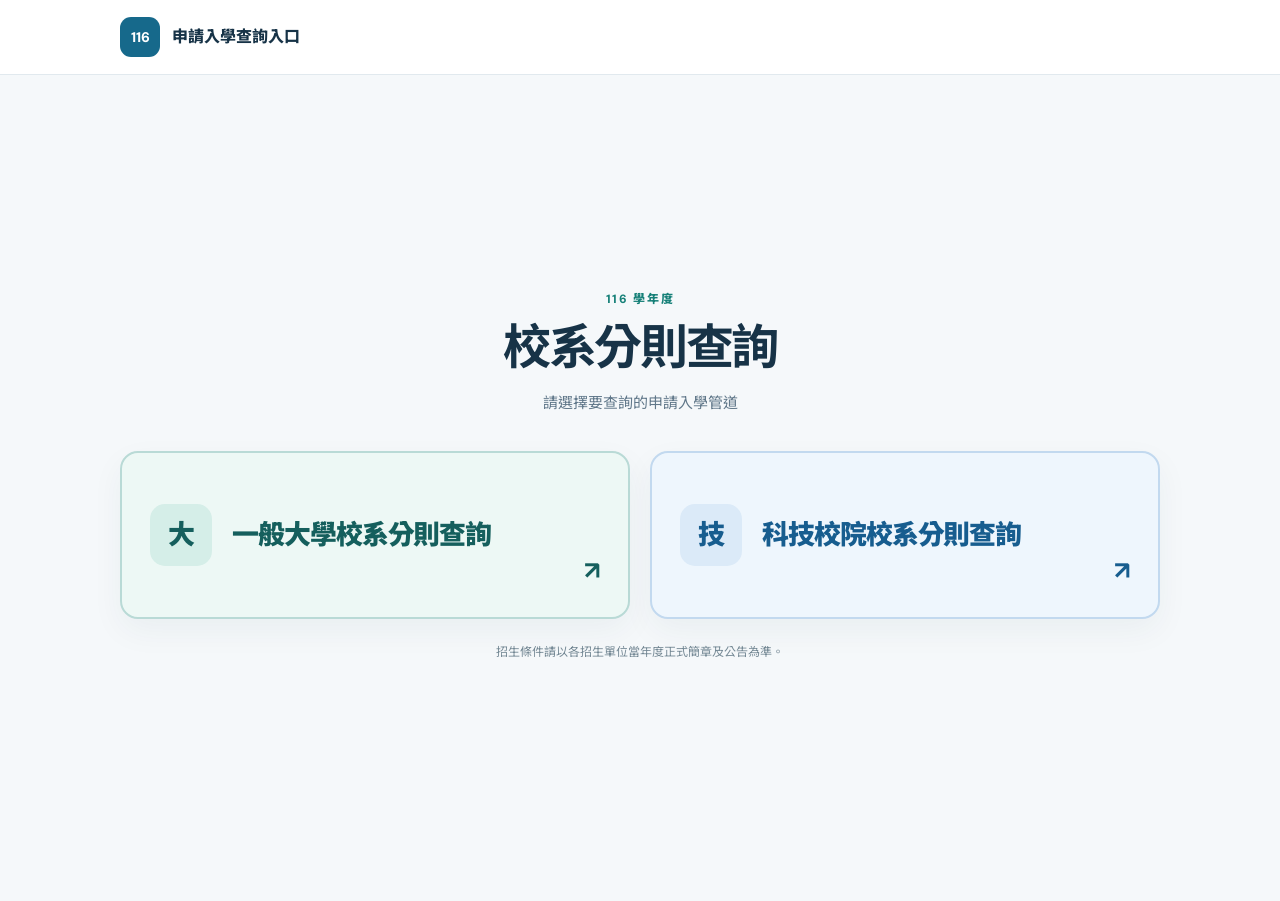
<file: index.html>
<!doctype html>
<html lang="zh-Hant">
<head>
  <meta charset="utf-8">
  <meta name="viewport" content="width=device-width, initial-scale=1">
  <meta name="description" content="116 學年度申請入學校系分則查詢入口，選擇一般大學或科技校院。">
  <title>116 申請入學校系分則查詢</title>
  <link rel="stylesheet" href="portal.css">
</head>
<body class="portal-home">
  <header class="portal-header">
    <div class="portal-container portal-header-inner">
      <div class="portal-brand"><span class="portal-brand-mark">116</span><span>申請入學查詢入口</span></div>
    </div>
  </header>
  <main class="portal-main portal-container">
    <div class="portal-intro">
      <p class="portal-eyebrow">116 學年度</p>
      <h1>校系分則查詢</h1>
      <p>請選擇要查詢的申請入學管道</p>
    </div>
    <div class="portal-actions" aria-label="選擇查詢網站">
      <a class="portal-action portal-action-university" href="university/index.html">
        <span class="portal-action-icon" aria-hidden="true">大</span>
        <span class="portal-action-label">一般大學校系分則查詢</span>
        <span class="portal-action-arrow" aria-hidden="true">↗</span>
      </a>
      <a class="portal-action portal-action-tech" href="tech/index.html">
        <span class="portal-action-icon" aria-hidden="true">技</span>
        <span class="portal-action-label">科技校院校系分則查詢</span>
        <span class="portal-action-arrow" aria-hidden="true">↗</span>
      </a>
    </div>
    <p class="portal-data-note">招生條件請以各招生單位當年度正式簡章及公告為準。</p>
  </main>
</body>
</html>
</file>
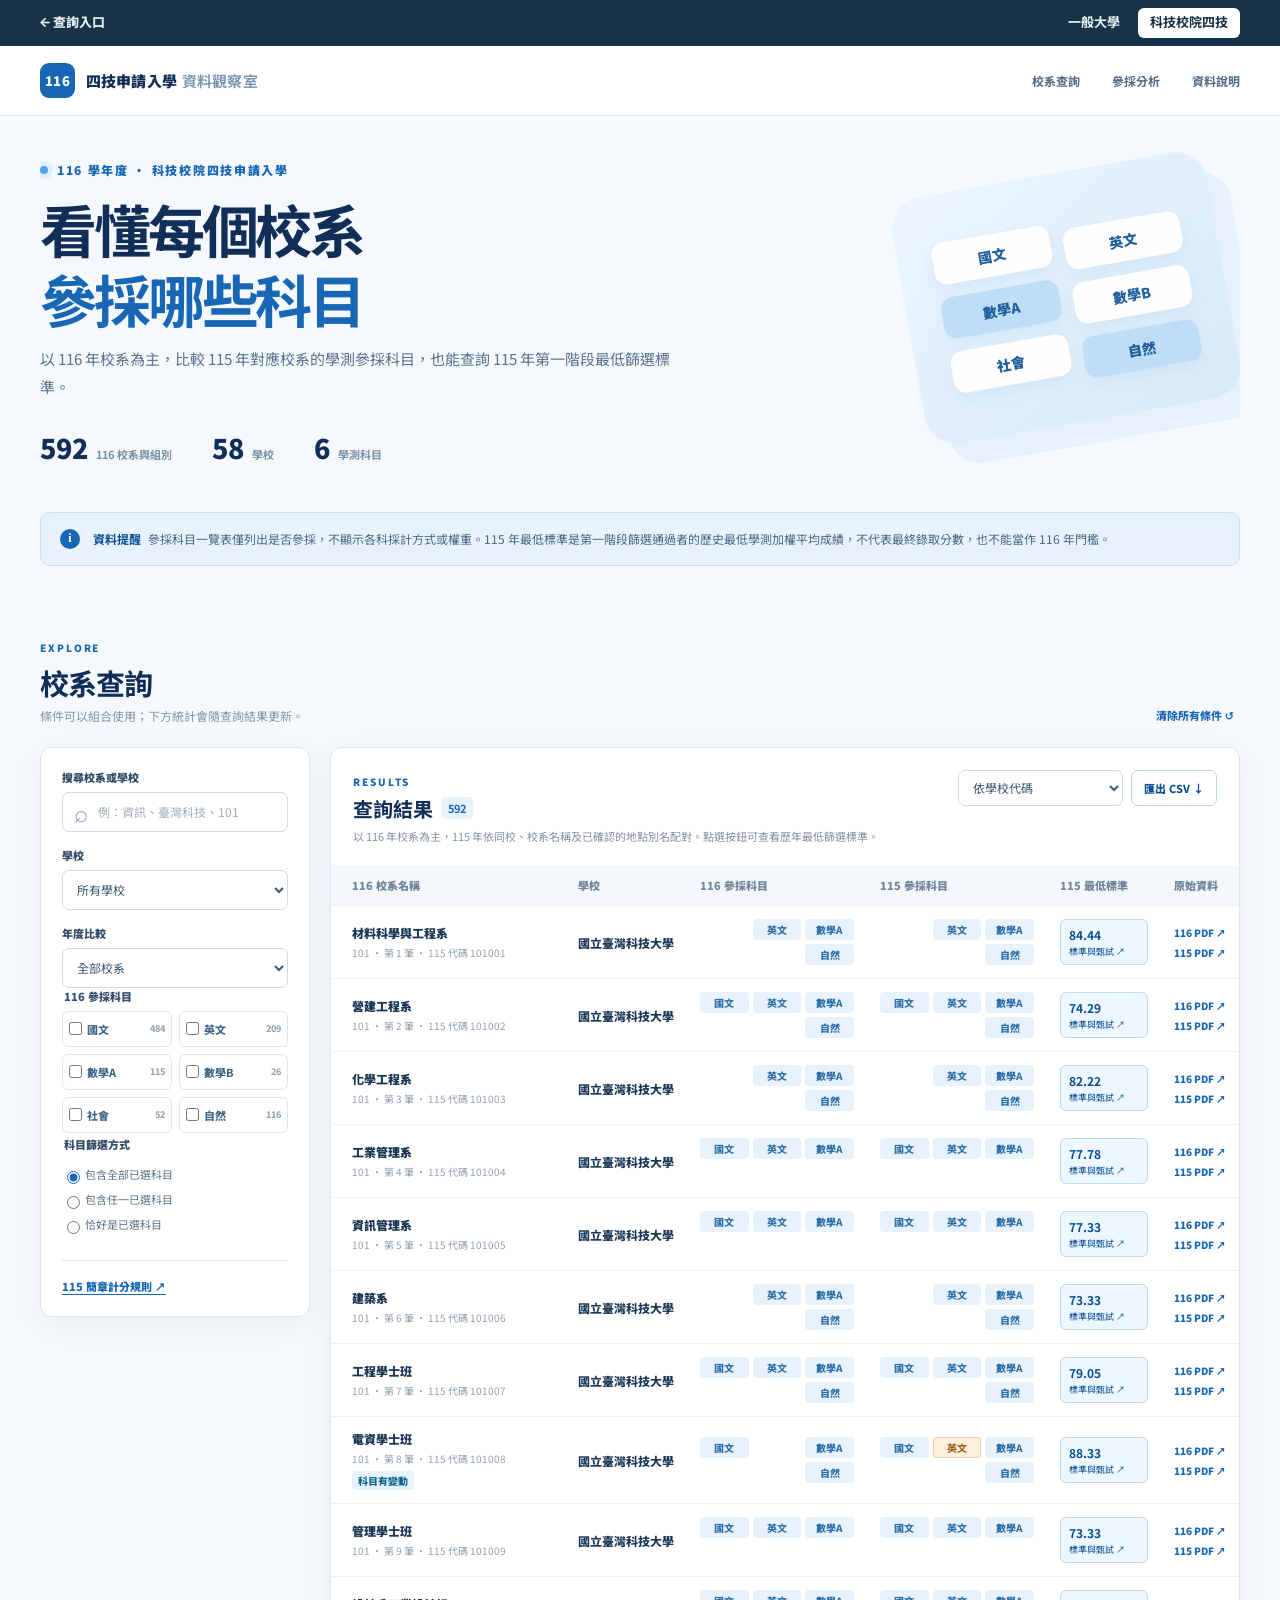
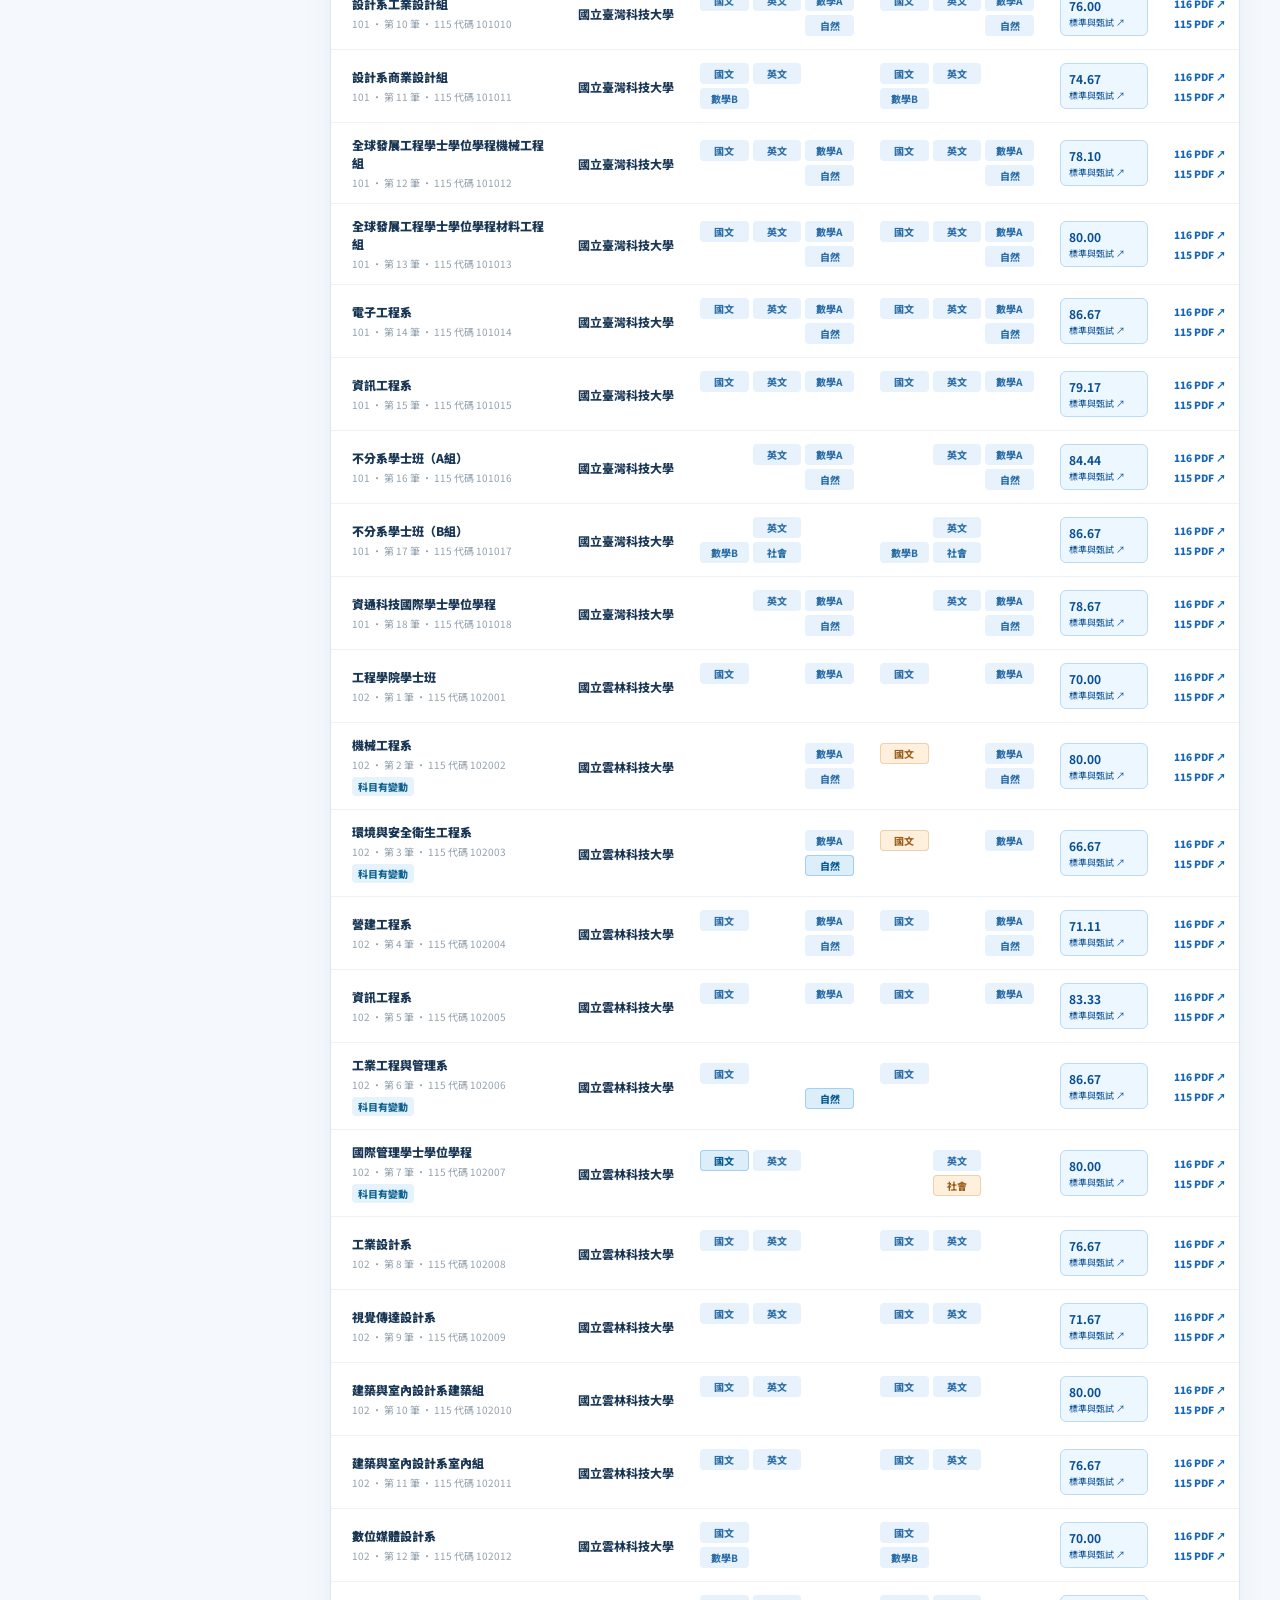
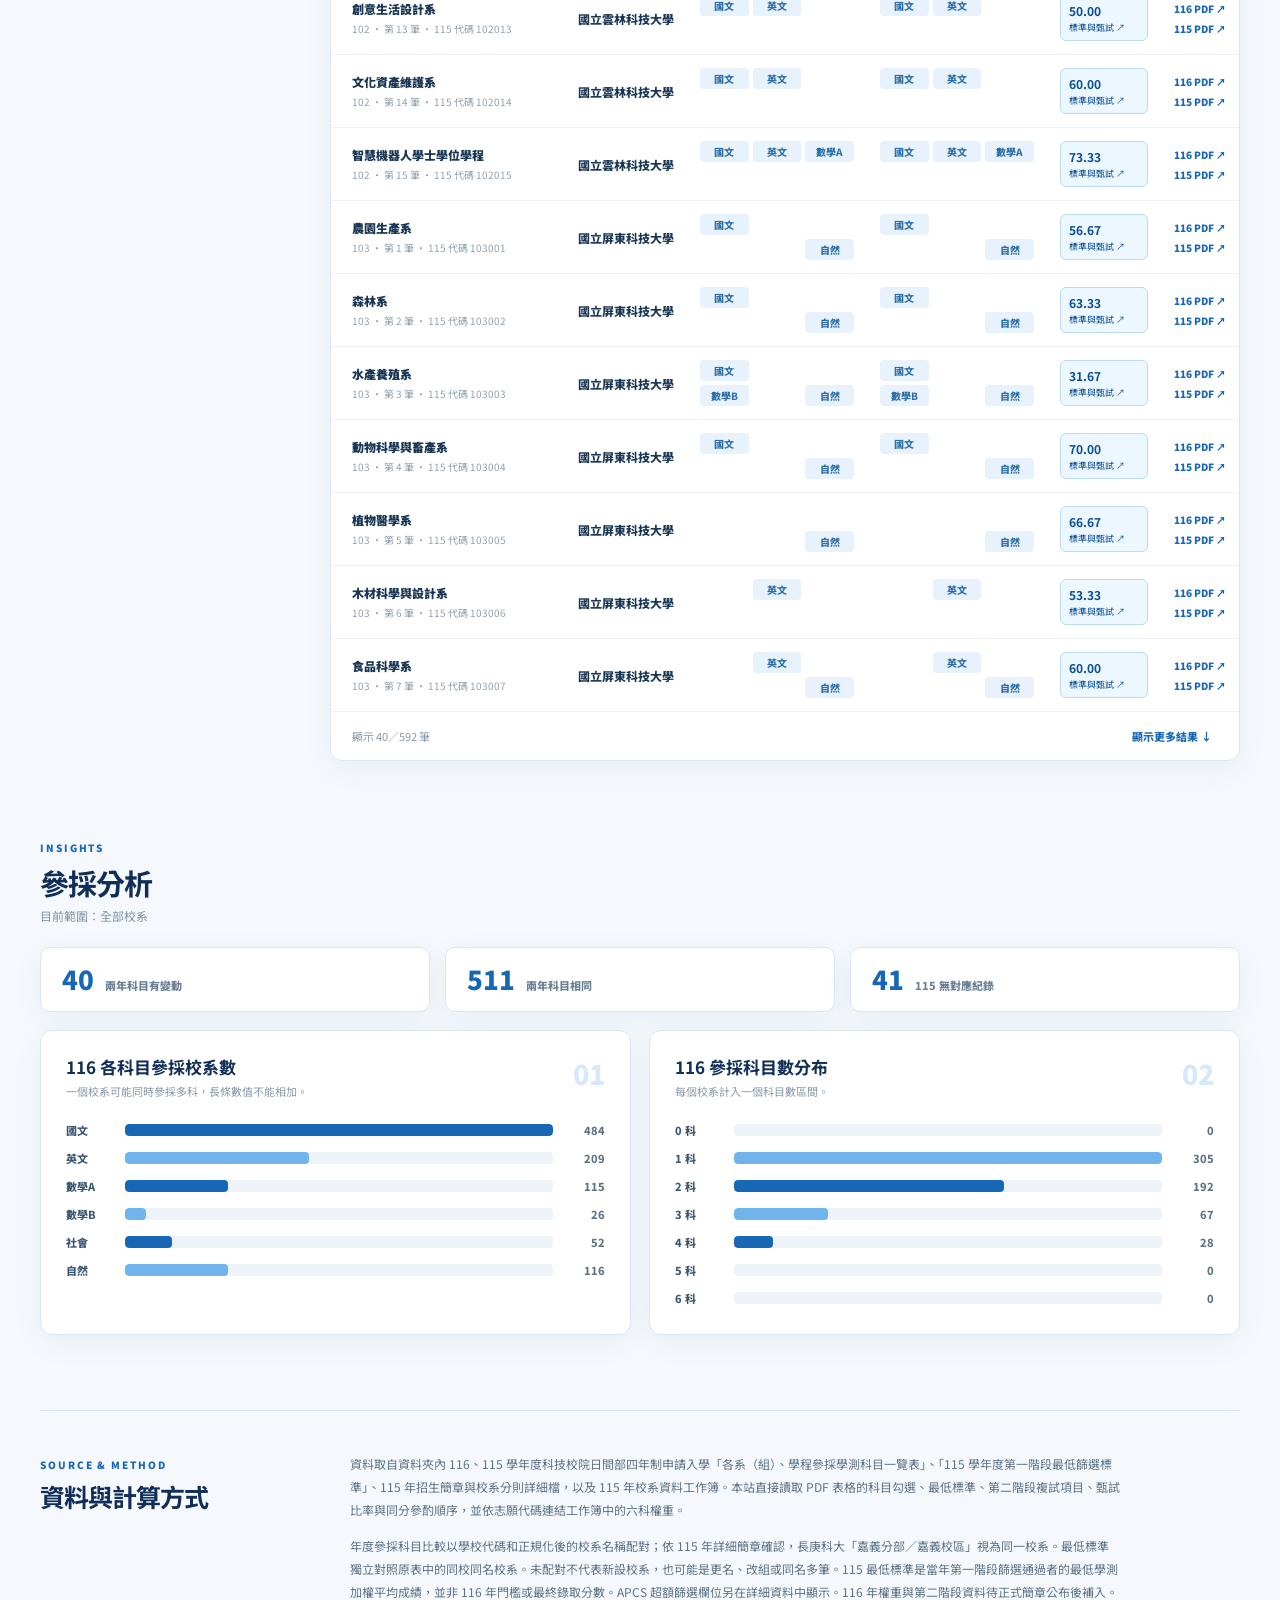
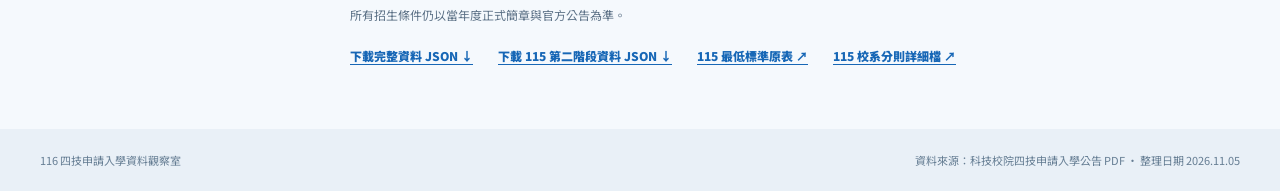
<file: tech/index.html>
<!doctype html>
<html lang="zh-Hant">
<head>
  <meta charset="utf-8">
  <meta name="viewport" content="width=device-width, initial-scale=1">
  <meta name="description" content="比較 116 與 115 學年度科技校院四技申請入學參採學測科目，並查詢 115 年第一階段最低篩選標準。">
  <title>116／115 四技申請入學參採科目比較</title>
  <link rel="stylesheet" href="styles.css?v=3c45e2ac9660">
  <link rel="stylesheet" href="../portal.css">
  <script src="data/programs.js?v=e6046d2d1927" defer></script>
  <script src="app.js?v=b764c0bea693" defer></script>
</head>
<body>
  <nav class="portal-switcher" aria-label="申請入學網站切換"><div class="portal-switcher-inner"><a class="portal-switcher-home" href="../index.html">← 查詢入口</a><div class="portal-switcher-links"><a href="../university/index.html">一般大學</a><a href="index.html" aria-current="page">科技校院四技</a></div></div></nav>
  <header class="topbar">
    <div class="wrap topbar-inner">
      <a class="brand" href="#top" aria-label="回到首頁"><span class="brand-mark">116</span><span>四技申請入學<span class="brand-light">資料觀察室</span></span></a>
      <nav aria-label="頁面導覽"><a href="#explore">校系查詢</a><a href="#insights">參採分析</a><a href="#about">資料說明</a></nav>
    </div>
  </header>
  <main id="top">
    <section class="hero wrap">
      <div class="hero-copy">
        <div class="eyebrow"><span></span> 116 學年度 · 科技校院四技申請入學</div>
        <h1>看懂每個校系<br><em>參採哪些科目</em></h1>
        <p>以 116 年校系為主，比較 115 年對應校系的學測參採科目，也能查詢 115 年第一階段最低篩選標準。</p>
        <div class="hero-metrics" aria-label="資料規模">
          <div><strong id="total-programs">—</strong><span>116 校系與組別</span></div>
          <div><strong id="total-schools">—</strong><span>學校</span></div>
          <div><strong>6</strong><span>學測科目</span></div>
        </div>
      </div>
      <div class="hero-art" aria-hidden="true"><span>國文</span><span>英文</span><span>數學A</span><span>數學B</span><span>社會</span><span>自然</span></div>
    </section>
    <section class="notice wrap" role="note"><span class="notice-icon">i</span><p><strong>資料提醒</strong> 參採科目一覽表僅列出是否參採，不顯示各科採計方式或權重。115 年最低標準是第一階段篩選通過者的歷史最低學測加權平均成績，不代表最終錄取分數，也不能當作 116 年門檻。</p></section>

    <section class="workspace wrap" id="explore" aria-labelledby="explore-title">
      <div class="section-heading"><div><span class="kicker">EXPLORE</span><h2 id="explore-title">校系查詢</h2><p>條件可以組合使用；下方統計會隨查詢結果更新。</p></div><button class="text-button" id="reset-filters" type="button">清除所有條件 ↺</button></div>
      <div class="workspace-grid">
        <aside class="filters" aria-label="查詢條件">
          <label class="field-label" for="search">搜尋校系或學校</label>
          <div class="search-box"><span aria-hidden="true">⌕</span><input id="search" type="search" placeholder="例：資訊、臺灣科技、101" autocomplete="off"></div>
          <label class="field-label" for="school">學校</label><select id="school"><option value="">所有學校</option></select>
          <label class="field-label" for="comparison">年度比較</label><select id="comparison"><option value="">全部校系</option><option value="changed">參採科目有變動</option><option value="same">參採科目無變動</option><option value="unmatched">115 無對應紀錄</option></select>
          <fieldset class="subject-fieldset"><legend class="field-label">116 參採科目</legend><div id="subject-options" class="subject-options"></div></fieldset>
          <fieldset class="mode-fieldset"><legend class="field-label">科目篩選方式</legend><label><input type="radio" name="subject-mode" value="all" checked> 包含全部已選科目</label><label><input type="radio" name="subject-mode" value="any"> 包含任一已選科目</label><label><input type="radio" name="subject-mode" value="exact"> 恰好是已選科目</label></fieldset>
          <div class="filter-resource"><a href="data/115_caac_rule.pdf#page=21" target="_blank" rel="noopener noreferrer">115 簡章計分規則 ↗</a></div>
          <a class="mobile-results-link" href="#results">查看查詢結果 ↓</a>
        </aside>
        <div class="results-panel" id="results">
          <div class="results-head"><div><span class="kicker">RESULTS</span><h3>查詢結果 <span id="result-count" class="count-badge">—</span></h3><p>以 116 年校系為主，115 年依同校、校系名稱及已確認的地點別名配對。點選按鈕可查看歷年最低篩選標準。</p></div><div class="results-actions"><label class="sr-only" for="sort">排序</label><select id="sort"><option value="school">依學校代碼</option><option value="name">依校系名稱</option><option value="subjectCount">依 116 科目數</option><option value="score">依 115 最低篩選標準</option></select><button id="export-csv" class="outline-button" type="button">匯出 CSV ↓</button></div></div>
          <div class="table-scroll"><table><thead><tr><th scope="col">116 校系名稱</th><th scope="col">學校</th><th scope="col">116 參採科目</th><th scope="col">115 參採科目</th><th scope="col">115 最低標準</th><th scope="col">原始資料</th></tr></thead><tbody id="result-rows"></tbody></table></div>
          <div id="empty-state" class="empty-state" hidden>沒有符合條件的校系。試著減少科目或清除條件。</div>
          <div class="table-footer"><span id="showing-count"></span><button id="show-more" type="button">顯示更多結果 ↓</button></div>
        </div>
      </div>
    </section>

    <section class="insights wrap" id="insights" aria-labelledby="insights-title"><div class="section-heading"><div><span class="kicker">INSIGHTS</span><h2 id="insights-title">參採分析</h2><p id="insight-scope">目前範圍：全部校系</p></div></div><div class="comparison-overview"><div><strong id="changed-count">—</strong><span>兩年科目有變動</span></div><div><strong id="same-count">—</strong><span>兩年科目相同</span></div><div><strong id="unmatched-count">—</strong><span>115 無對應紀錄</span></div></div><div class="insight-grid"><article class="chart-card"><div class="card-head"><div><h3>116 各科目參採校系數</h3><p>一個校系可能同時參採多科，長條數值不能相加。</p></div><span>01</span></div><div id="subject-chart" class="bar-chart"></div></article><article class="chart-card"><div class="card-head"><div><h3>116 參採科目數分布</h3><p>每個校系計入一個科目數區間。</p></div><span>02</span></div><div id="count-chart" class="bar-chart"></div></article></div></section>

    <section class="about wrap" id="about">
      <div><span class="kicker">SOURCE & METHOD</span><h2>資料與計算方式</h2></div>
      <div class="about-copy">
        <p>資料取自資料夾內 116、115 學年度科技校院日間部四年制申請入學「各系（組）、學程參採學測科目一覽表」、「115 學年度第一階段最低篩選標準」、115 年招生簡章與校系分則詳細檔，以及 115 年校系資料工作簿。本站直接讀取 PDF 表格的科目勾選、最低標準、第二階段複試項目、甄試比率與同分參酌順序，並依志願代碼連結工作簿中的六科權重。</p>
        <p>年度參採科目比較以學校代碼和正規化後的校系名稱配對；依 115 年詳細簡章確認，長庚科大「嘉義分部／嘉義校區」視為同一校系。最低標準獨立對照原表中的同校同名校系。未配對不代表新設校系，也可能是更名、改組或同名多筆。115 最低標準是當年第一階段篩選通過者的最低學測加權平均成績，並非 116 年門檻或最終錄取分數。APCS 超額篩選欄位另在詳細資料中顯示。116 年權重與第二階段資料待正式簡章公布後補入。所有招生條件仍以當年度正式簡章與官方公告為準。</p>
        <div class="source-links"><a href="data/programs.json" download>下載完整資料 JSON ↓</a><a href="data/second_stage_115.json" download>下載 115 第二階段資料 JSON ↓</a><a href="data/115_第一階段最低篩選標準.pdf" target="_blank" rel="noopener noreferrer">115 最低標準原表 ↗</a><a href="data/115_more_rule.pdf" target="_blank" rel="noopener noreferrer">115 校系分則詳細檔 ↗</a></div>
      </div>
    </section>
  </main>
  <dialog id="standards-dialog" class="standards-dialog" aria-labelledby="standards-title">
    <div class="dialog-head"><div><span class="kicker">115 SCREENING STANDARD</span><h2 id="standards-title"></h2><p id="standards-description"></p></div><button id="standards-close" type="button" aria-label="關閉">×</button></div>
    <div class="dialog-content">
      <p class="dialog-intro">115 學年度第一階段篩選通過者的最低學測加權平均成績；不是最終錄取分數。</p>
      <dl id="standards-fields"></dl>
      <section class="weights-section" aria-labelledby="weights-title">
        <h3 id="weights-title">第一階段學測成績權重比較</h3>
        <table class="weights-table"><thead><tr><th scope="col">學測科目</th><th scope="col">116 權重</th><th scope="col">115 權重</th></tr></thead><tbody id="standards-weights"></tbody></table>
        <p class="weights-pending-note">116 年權重待簡章公布後補入；「待公布」不表示不採計。</p>
        <p class="weights-formula">115 學測成績加權平均＝（各科級分 × 權重的總和）÷（15 × 權重總和）× 100，四捨五入至小數第 2 位。</p>
        <p class="weights-note">115 欄位的「—」表示不採計該科，計算時權重視為 0；採計但未應考的科目，該科級分視為 0。請依各校正式簡章確認採計方式。</p>
      </section>
      <section class="second-stage-section" aria-labelledby="second-stage-title">
        <h3 id="second-stage-title">第二階段</h3>
        <p class="second-stage-note">以下項目依 115 年簡章列出；116 年簡章尚未公告，資料待公布。</p>
        <h4>複試評分項目</h4>
        <table class="second-stage-table review-table"><thead><tr><th scope="col">116 年</th><th scope="col">115 年</th></tr></thead><tbody><tr><td class="second-stage-pending">待公布</td><td id="second-stage-review"></td></tr></tbody></table>
        <h4>甄試全部評分項目佔總成績比率</h4>
        <table class="second-stage-table ratio-table"><thead><tr><th scope="col">評分項目（115）</th><th scope="col">116 比率</th><th scope="col">115 比率</th></tr></thead><tbody id="second-stage-ratios"></tbody></table>
        <p class="second-stage-note">115 比率的「—」表示該項目列於甄試全部評分項目，但不佔總成績比率。</p>
      </section>
      <section class="tie-break-section" aria-labelledby="tie-break-title">
        <h3 id="tie-break-title">同分參酌順序</h3>
        <p>依 115 年校系詳細簡章列出；116 年簡章尚未公告，資料待公布。</p>
        <table class="tie-break-table"><thead><tr><th scope="col">順序</th><th scope="col">116 年</th><th scope="col">115 年評分項目</th></tr></thead><tbody id="tie-break-rows"></tbody></table>
      </section>
    </div>
    <div class="dialog-foot"><div class="dialog-links"><a id="standards-source" target="_blank" rel="noopener noreferrer">開啟最低標準 PDF ↗</a><a id="standards-detail" target="_blank" rel="noopener noreferrer">115 校系詳細簡章 ↗</a></div><button id="standards-done" class="outline-button" type="button">關閉</button></div>
  </dialog>
  <dialog id="document-dialog" class="document-dialog" aria-labelledby="document-title">
    <div class="document-head"><div><h2 id="document-title"></h2><p id="document-description"></p></div><button id="document-close" type="button" aria-label="關閉檢視視窗並返回網站">關閉 ×</button></div>
    <p id="document-help" class="document-help" hidden>若官方網站限制站內顯示，請使用下方的「在新分頁開啟 PDF」。</p>
    <div id="document-pdf-viewer" class="document-pdf-viewer" hidden>
      <div class="document-page-controls" aria-label="PDF 翻頁"><button id="document-page-prev" type="button">上一頁</button><span id="document-page-status" role="status" aria-live="polite">載入中…</span><button id="document-page-next" type="button">下一頁</button><button id="document-page-retry" type="button" hidden>重試載入</button></div>
      <div class="document-page"><canvas id="document-page-canvas" aria-label="PDF 頁面"></canvas></div>
    </div>
    <iframe id="document-frame" title="PDF 文件預覽"></iframe>
    <div class="document-foot"><a id="document-original" data-direct-open target="_blank" rel="noopener noreferrer">在新分頁開啟 PDF ↗</a><button id="document-done" type="button">關閉並返回網站</button></div>
  </dialog>
  <footer><div class="wrap footer-inner"><span>116 四技申請入學資料觀察室</span><span>資料來源：科技校院四技申請入學公告 PDF · 整理日期 2026.11.05</span></div></footer>
</body>
</html>
</file>
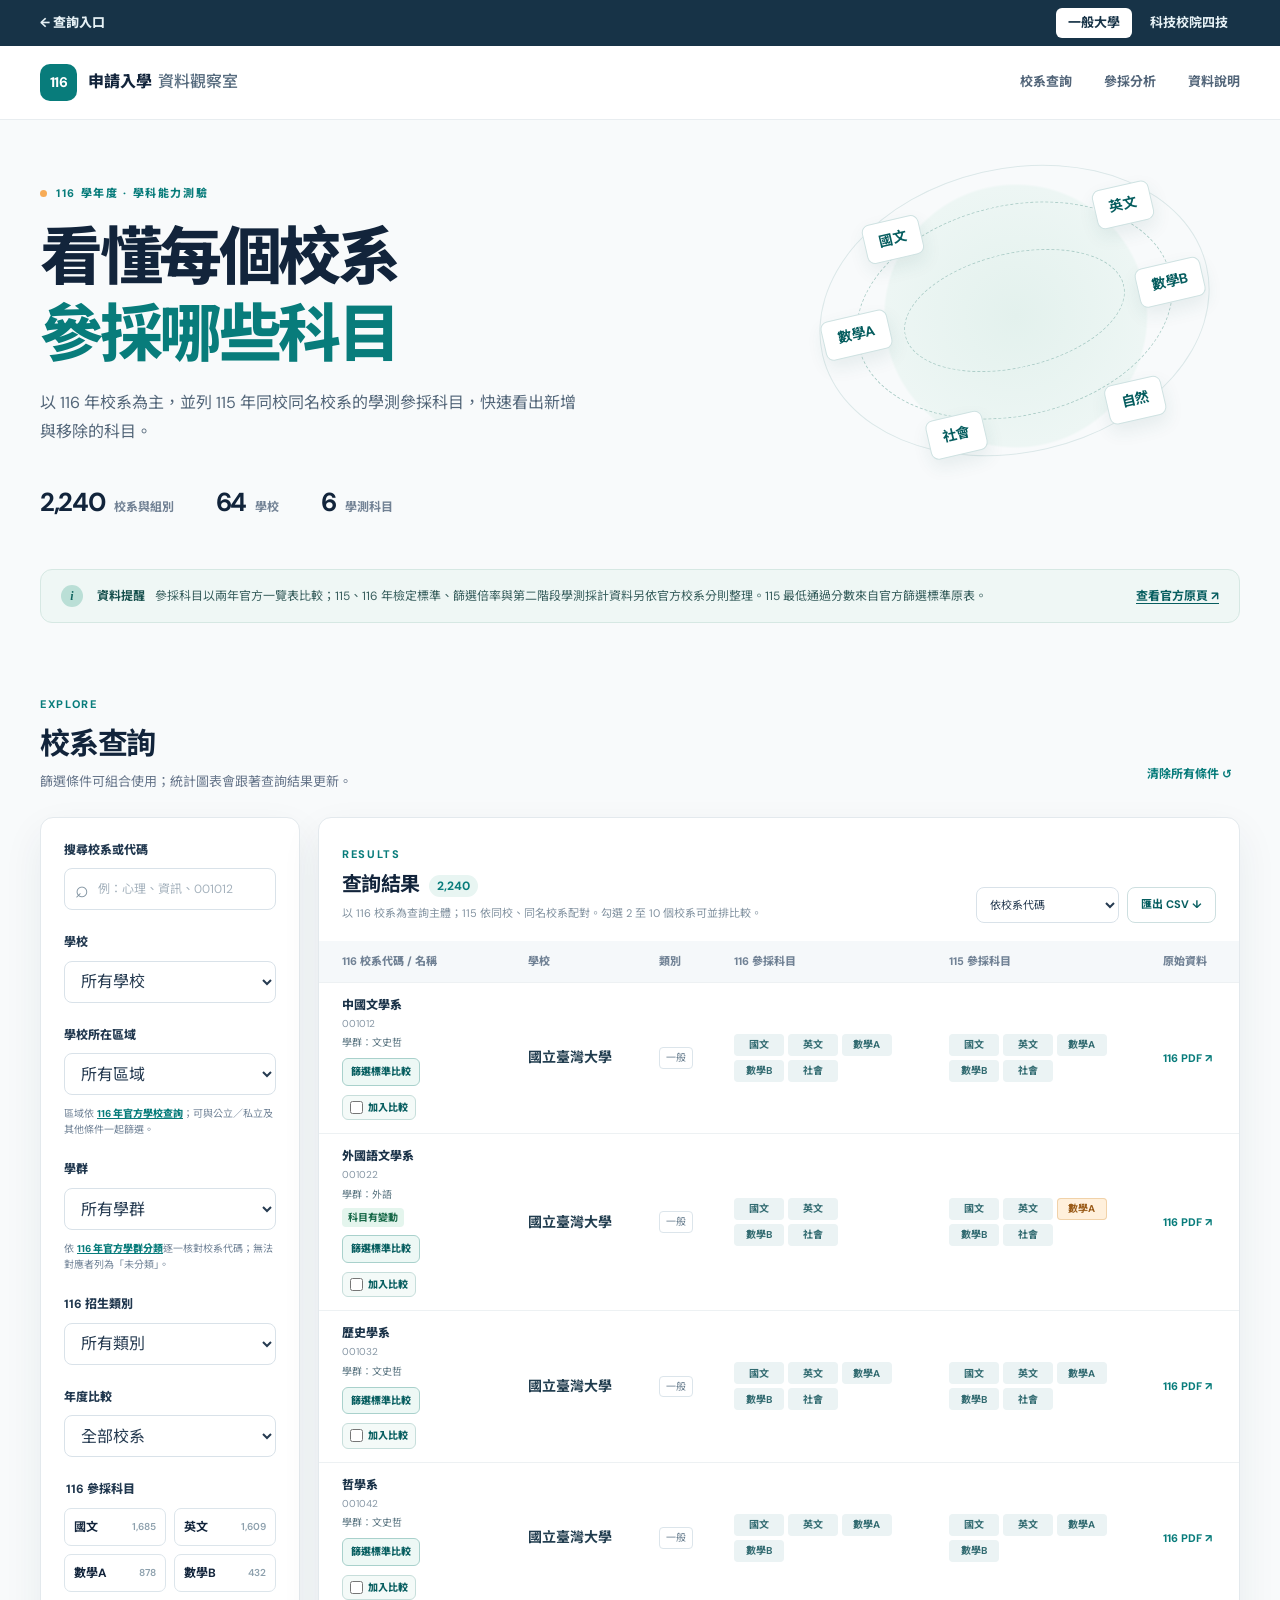
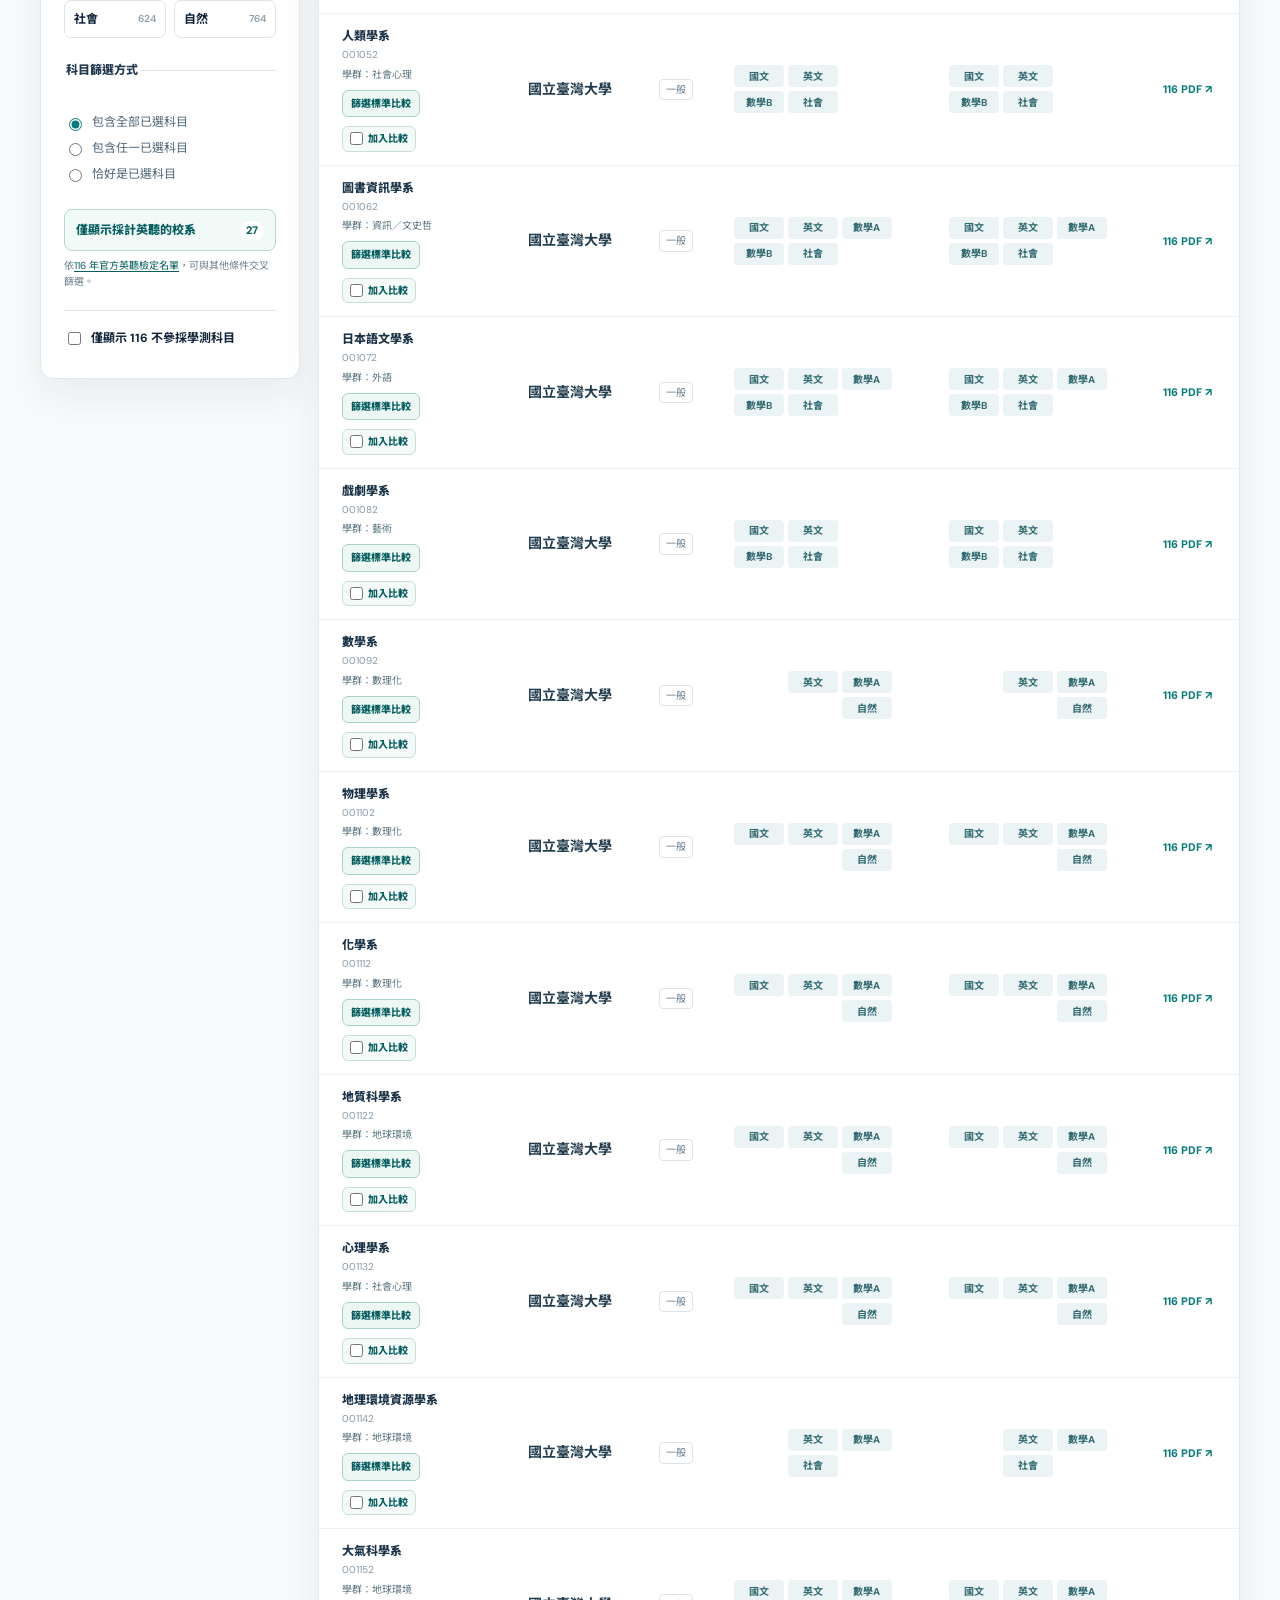
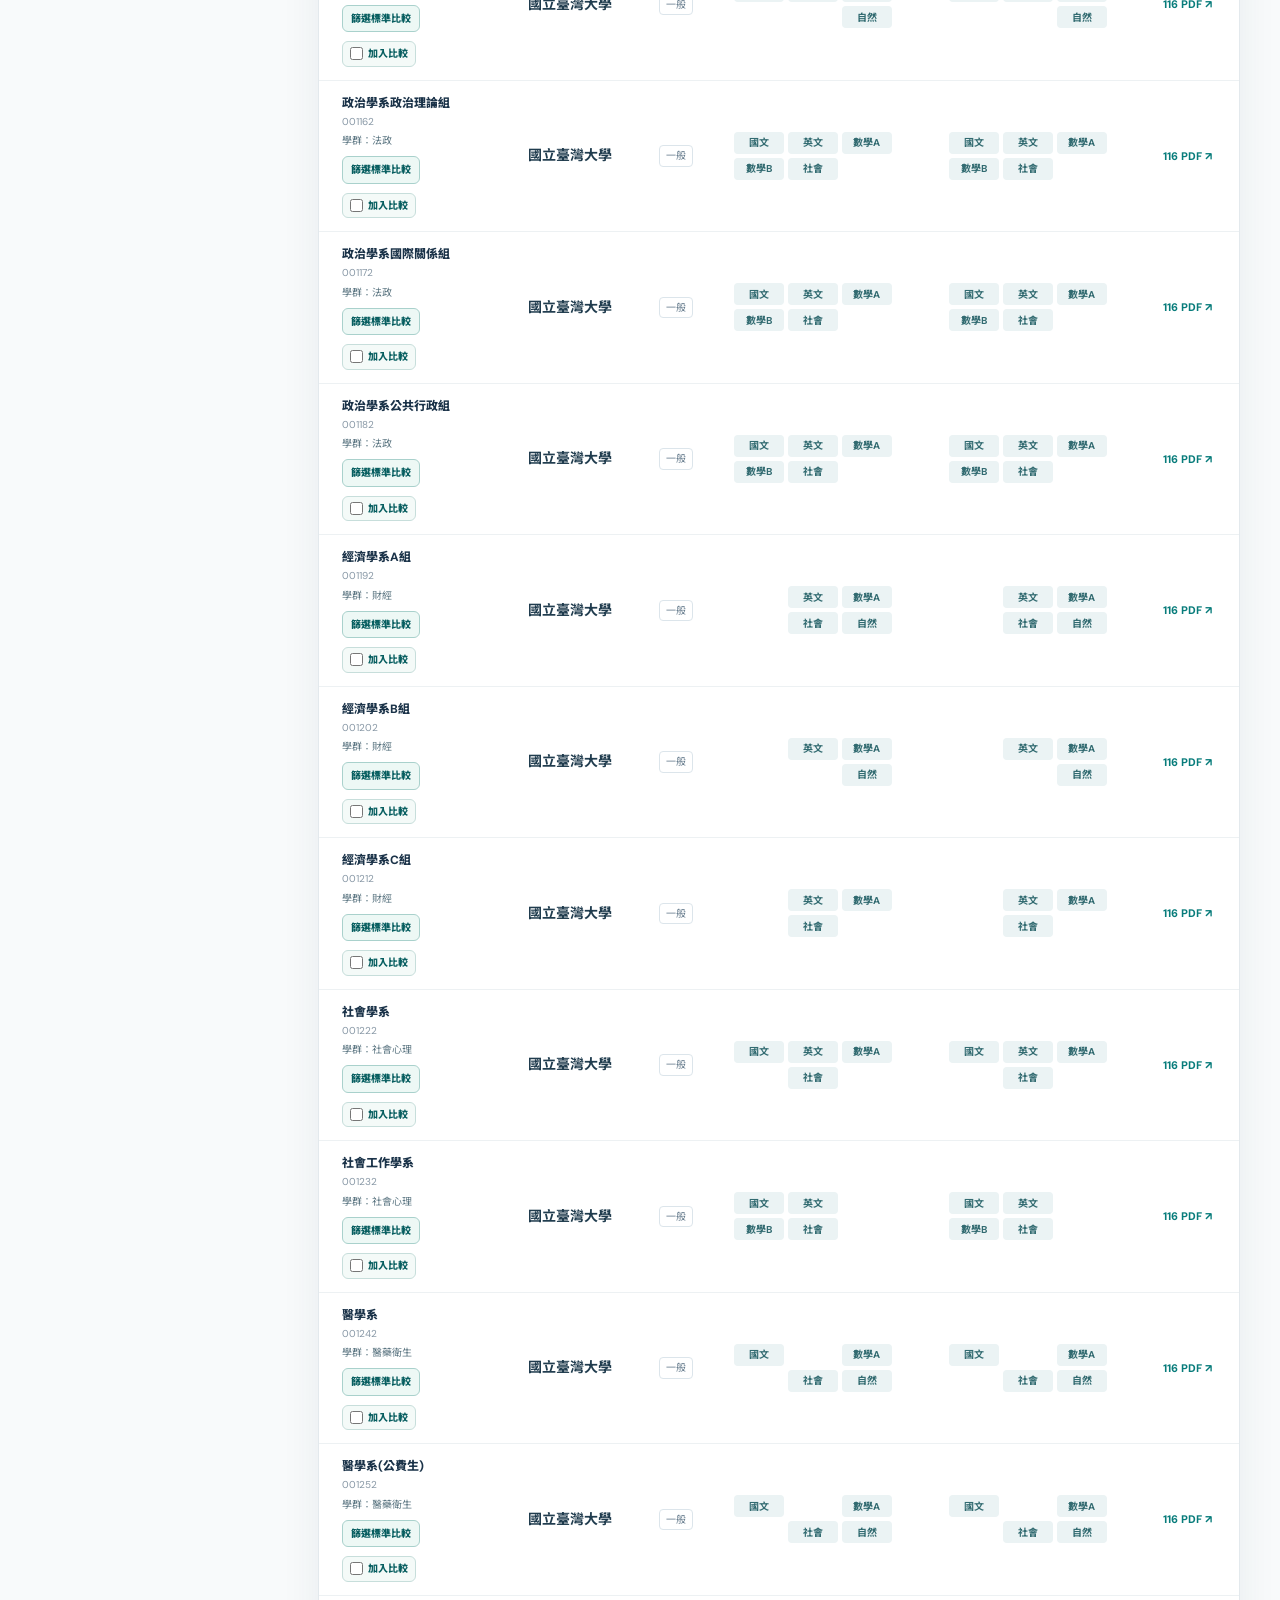
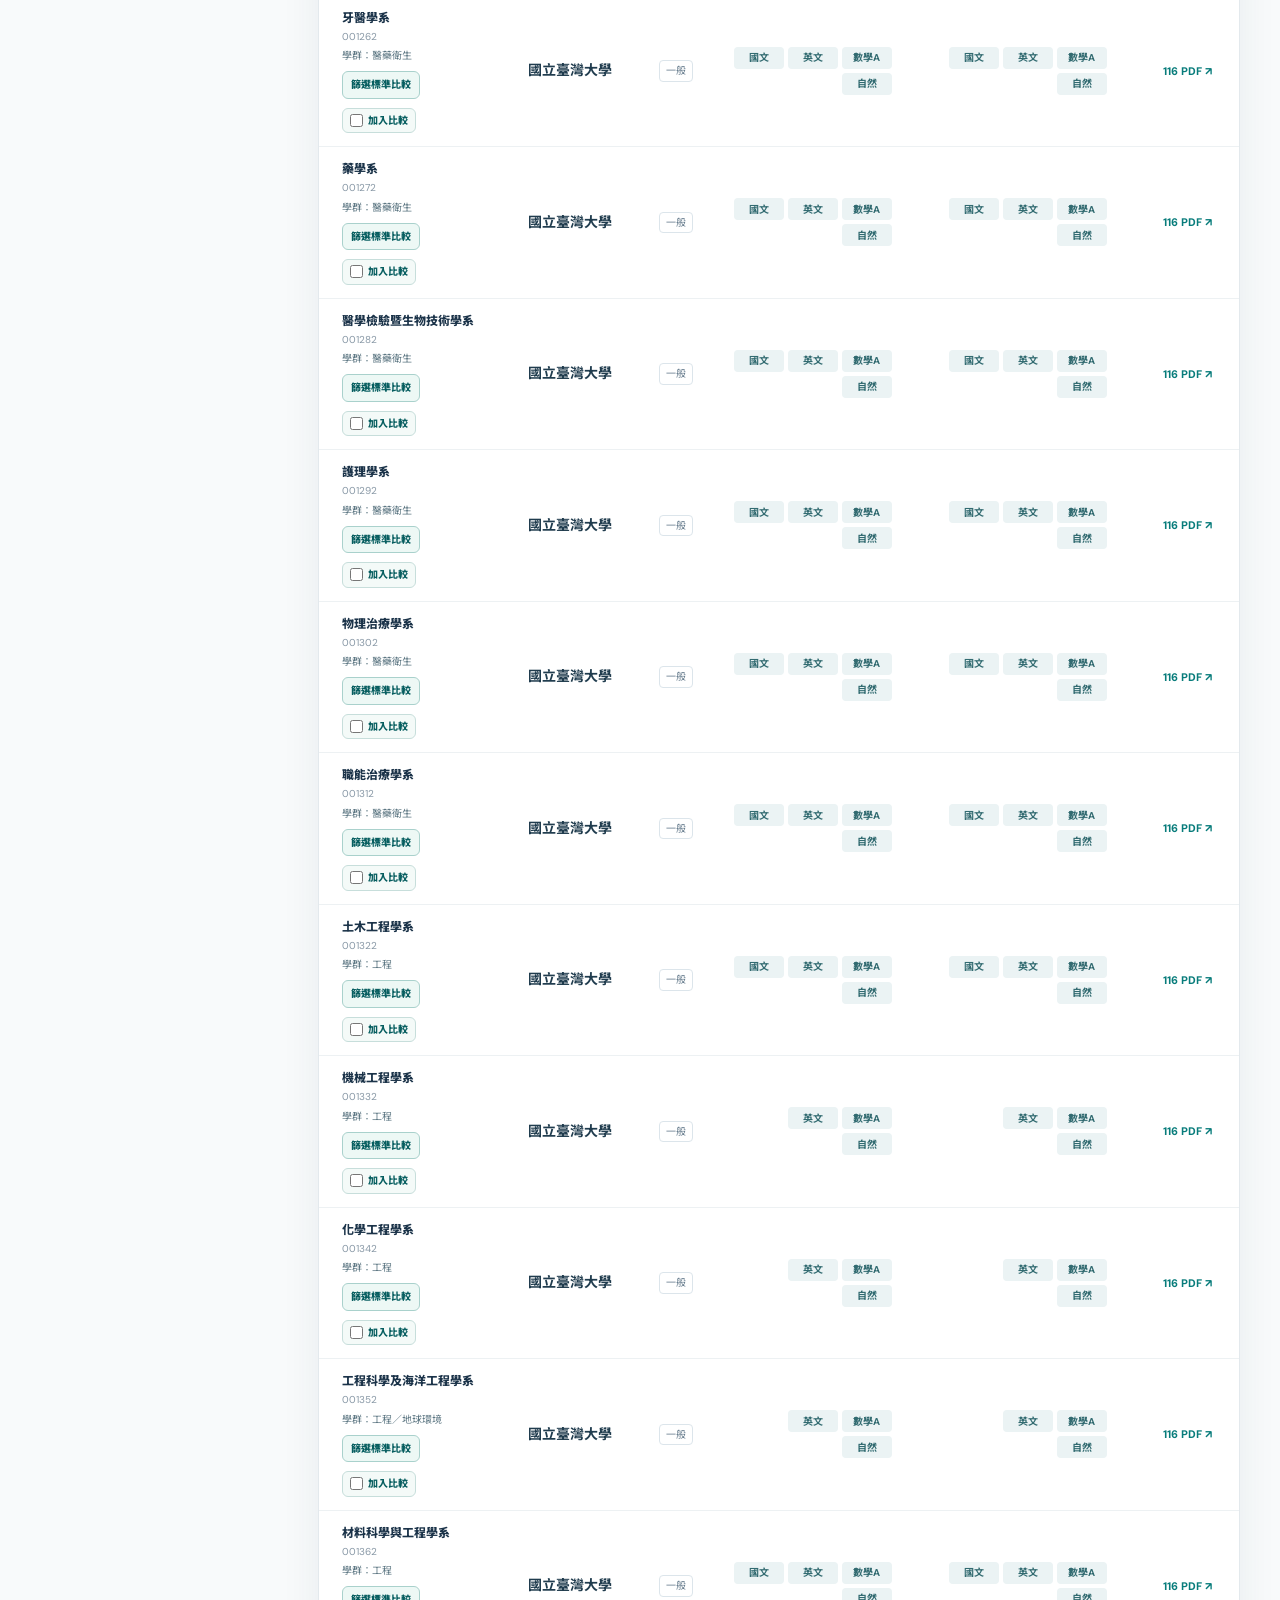
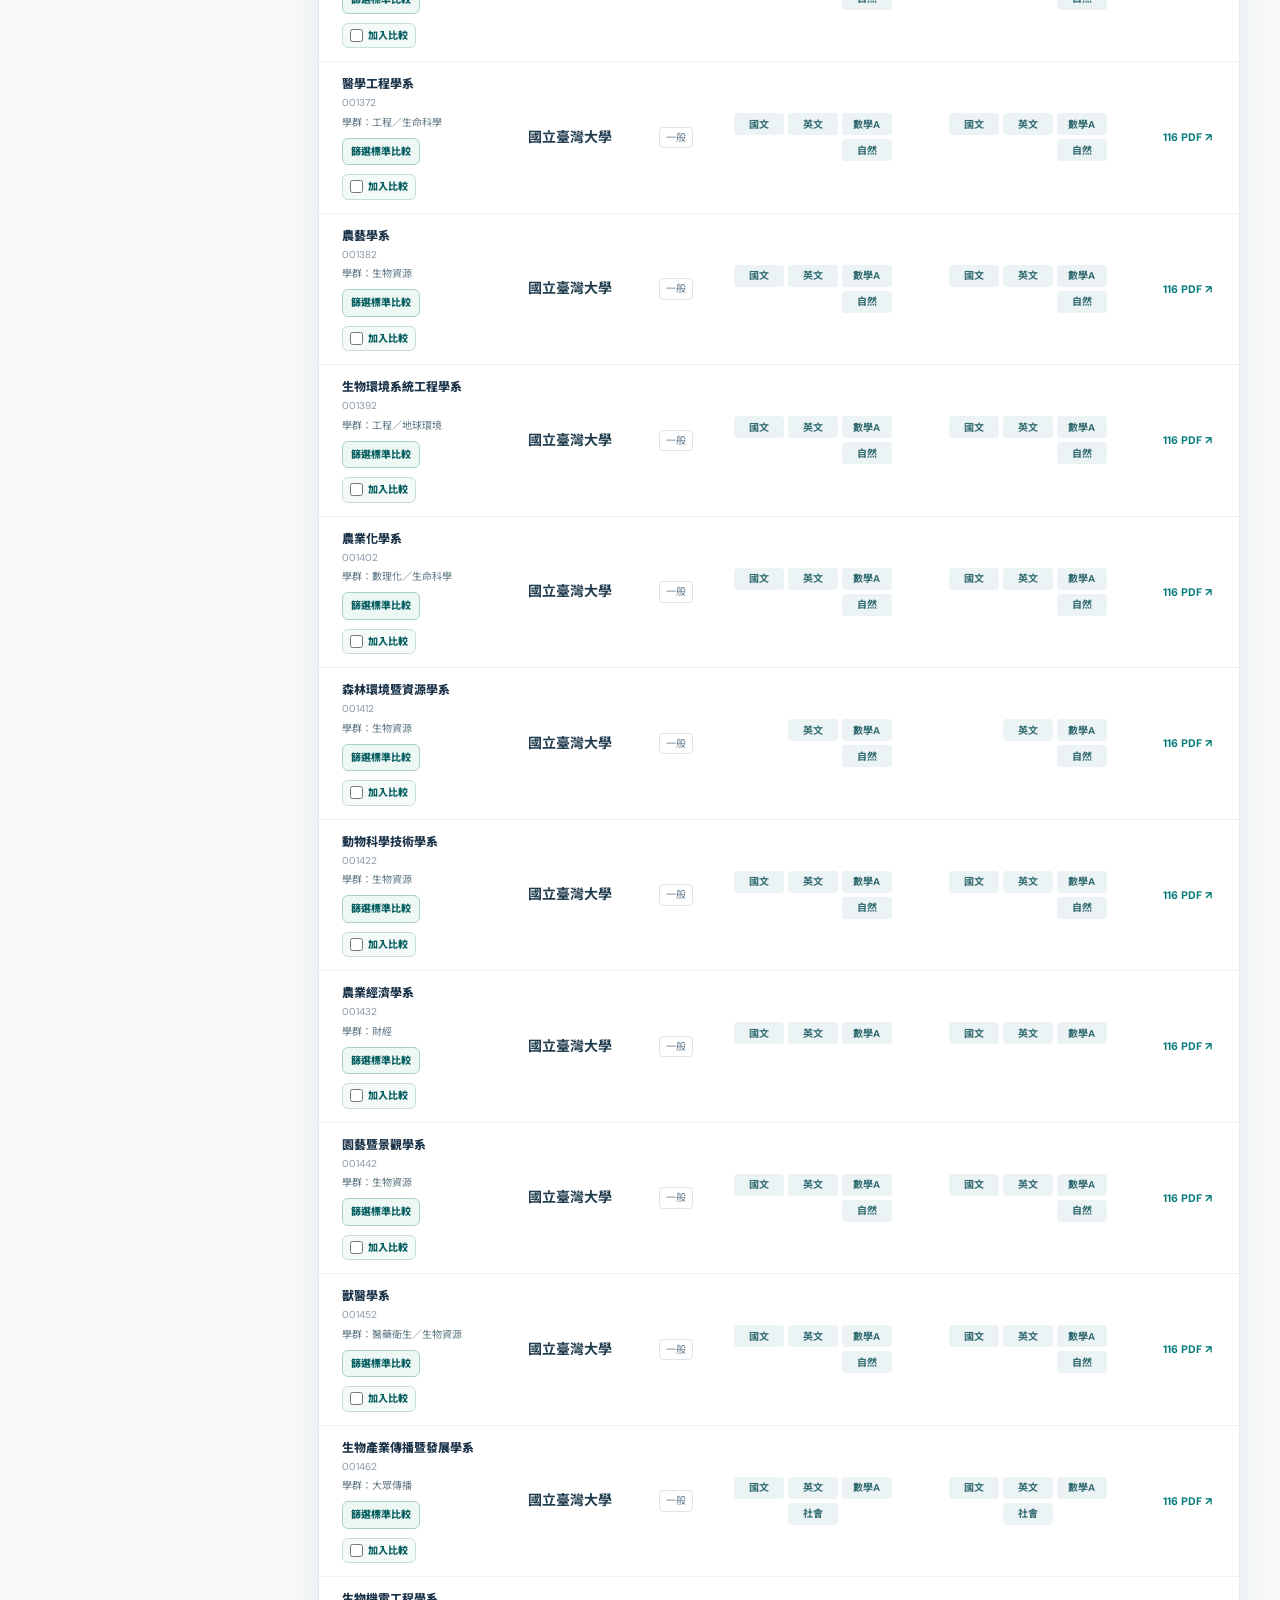
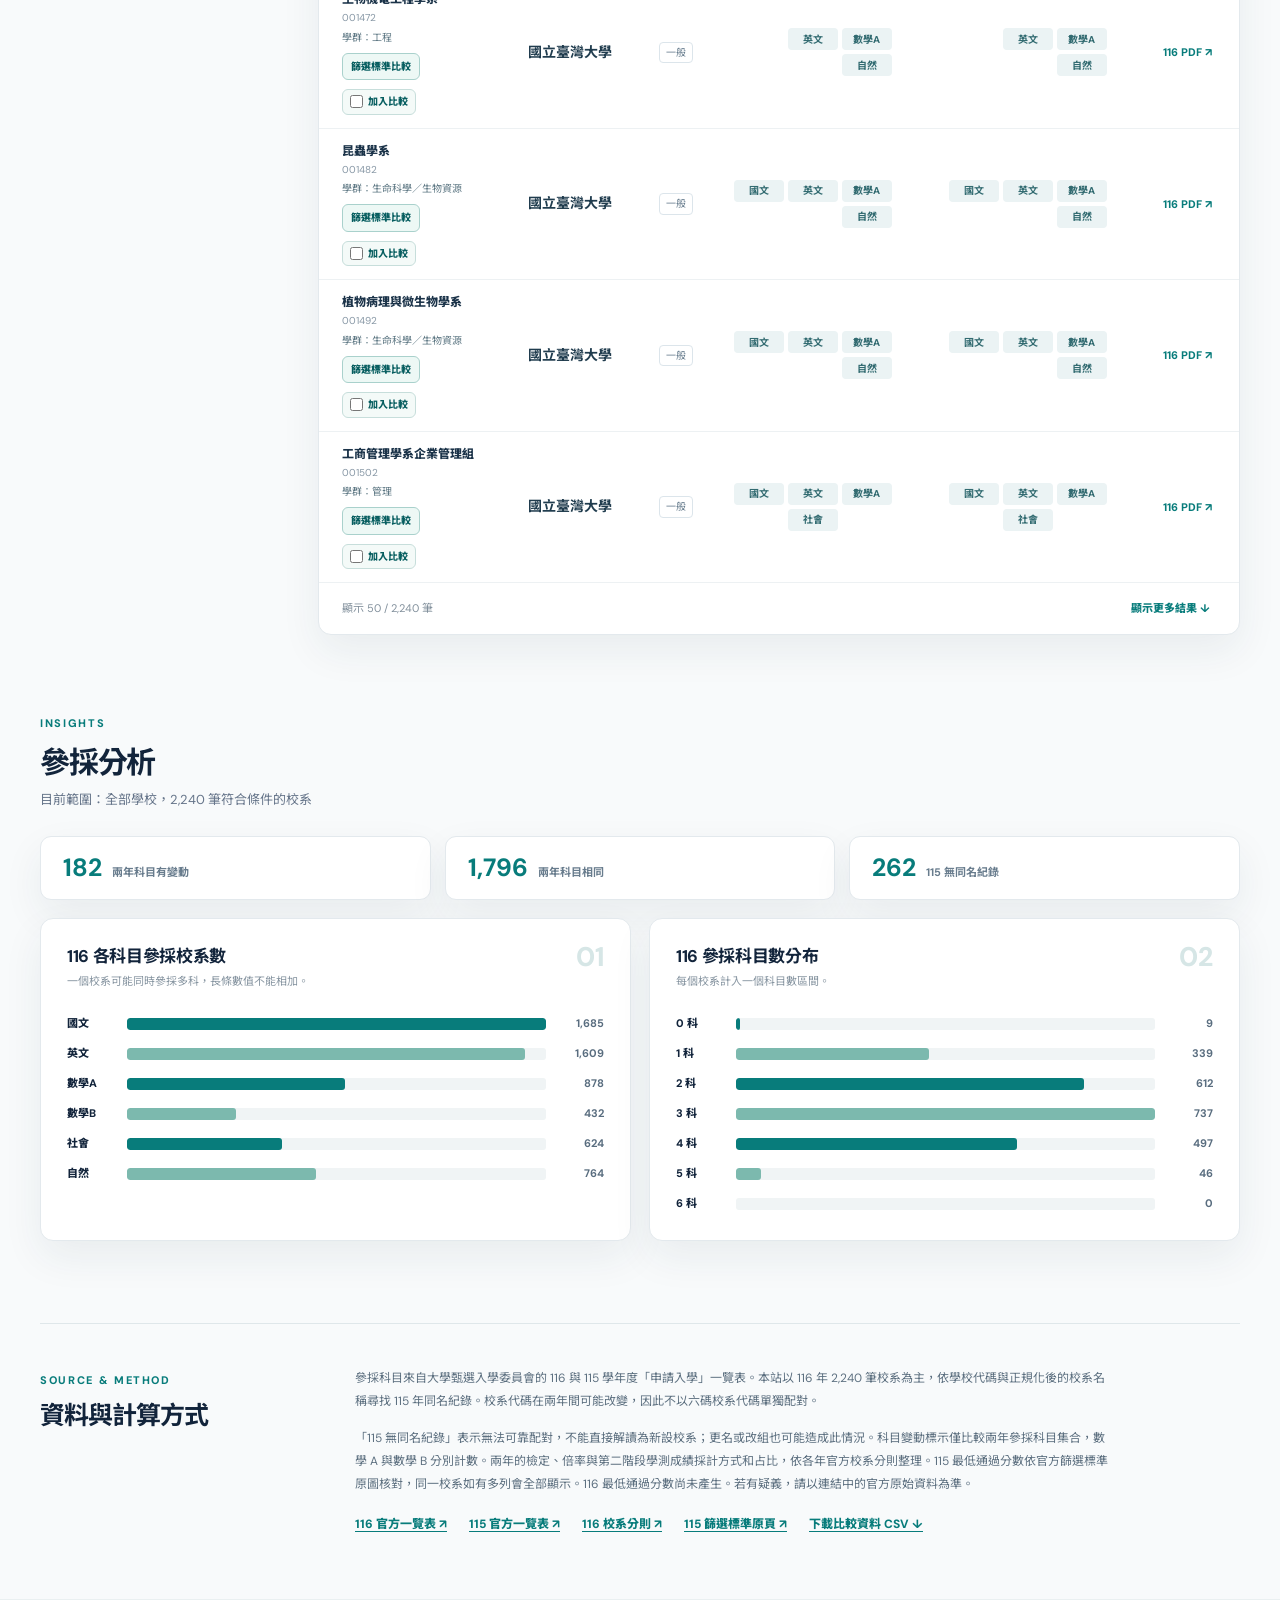
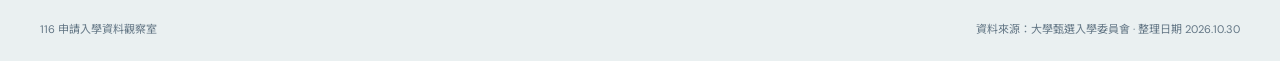
<file: university/index.html>
<!doctype html>
<html lang="zh-Hant">
<head>
  <meta charset="utf-8">
  <meta name="viewport" content="width=device-width, initial-scale=1">
  <meta name="description" content="比較 116 與 115 學年度大學申請入學校系學測科目參採情形。">
  <title>116／115 申請入學參採科目比較</title>
  <link rel="stylesheet" href="styles.css?v=6ad62c97d04f">
  <link rel="stylesheet" href="../portal.css">
  <script src="data/programs.js?v=99c31cd95f6b" defer></script>
  <script src="data/telc_116.js?v=d97a1ec3c616" defer></script>
  <script src="app.js?v=d9a9394b4dcc" defer></script>
</head>
<body>
  <nav class="portal-switcher" aria-label="申請入學網站切換"><div class="portal-switcher-inner"><a class="portal-switcher-home" href="../index.html">← 查詢入口</a><div class="portal-switcher-links"><a href="index.html" aria-current="page">一般大學</a><a href="../tech/index.html">科技校院四技</a></div></div></nav>
  <header class="topbar">
    <div class="wrap topbar-inner">
      <div class="brand"><span class="brand-mark">116</span><span>申請入學<span class="brand-light">資料觀察室</span></span></div>
      <nav aria-label="頁面導覽"><a href="#explore">校系查詢</a><a href="#insights">參採分析</a><a href="#about">資料說明</a></nav>
    </div>
  </header>

  <main>
    <section class="hero wrap">
      <div class="eyebrow"><span class="eyebrow-dot"></span> 116 學年度 · 學科能力測驗</div>
      <h1>看懂每個校系<br><em>參採哪些科目</em></h1>
      <p class="hero-lead">以 116 年校系為主，並列 115 年同校同名校系的學測參採科目，快速看出新增與移除的科目。</p>
      <div class="hero-metrics" aria-label="資料規模">
        <div><strong id="total-programs">—</strong><span>校系與組別</span></div>
        <div><strong id="total-schools">—</strong><span>學校</span></div>
        <div><strong>6</strong><span>學測科目</span></div>
      </div>
      <div class="hero-art" aria-hidden="true"><span>國文</span><span>英文</span><span>數學A</span><span>數學B</span><span>社會</span><span>自然</span></div>
    </section>

    <section class="notice wrap" role="note">
      <span class="notice-icon">i</span>
      <p><strong>資料提醒</strong> 參採科目以兩年官方一覽表比較；115、116 年檢定標準、篩選倍率與第二階段學測採計資料另依官方校系分則整理。115 最低通過分數來自官方篩選標準原表。</p>
      <a href="https://www.cac.edu.tw/apply116/Classification_BriefForm.php" target="_blank" rel="noopener noreferrer">查看官方原頁 ↗</a>
    </section>

    <section class="workspace wrap" id="explore" aria-labelledby="explore-title">
      <div class="section-heading"><div><span class="kicker">EXPLORE</span><h2 id="explore-title">校系查詢</h2><p>篩選條件可組合使用；統計圖表會跟著查詢結果更新。</p></div><button class="text-button" id="reset-filters" type="button">清除所有條件 ↺</button></div>
      <div class="workspace-grid">
        <aside class="filters" aria-label="查詢條件">
          <label class="field-label" for="search">搜尋校系或代碼</label>
          <div class="search-box"><span aria-hidden="true">⌕</span><input id="search" type="search" placeholder="例：心理、資訊、001012" autocomplete="off"></div>
          <label class="field-label" for="school">學校</label>
          <select id="school"><option value="">所有學校</option></select>
          <label class="field-label" for="region">學校所在區域</label>
          <select id="region"><option value="">所有區域</option></select>
          <p class="group-note">區域依 <a href="https://www.cac.edu.tw/apply116/system/ColQry_116ApplyxForStudent_F75reOza/school_search.htm" target="_blank" rel="noopener noreferrer">116 年官方學校查詢</a>；可與公立／私立及其他條件一起篩選。</p>
          <label class="field-label" for="academic-group">學群</label>
          <select id="academic-group"><option value="">所有學群</option></select>
          <p class="group-note">依 <a href="https://www.cac.edu.tw/apply116/system/ColQry_116ApplyxForStudent_F75reOza/findgsdgroup.htm" target="_blank" rel="noopener noreferrer">116 年官方學群分類</a>逐一核對校系代碼；無法對應者列為「未分類」。</p>
          <label class="field-label" for="category">116 招生類別</label>
          <select id="category"><option value="">所有類別</option></select>
          <label class="field-label" for="comparison">年度比較</label>
          <select id="comparison"><option value="">全部校系</option><option value="changed">參採科目有變動</option><option value="same">參採科目無變動</option><option value="unmatched">115 無同名紀錄</option></select>
          <fieldset class="subject-fieldset"><legend class="field-label">116 參採科目</legend><div id="subject-options" class="subject-options"></div></fieldset>
          <fieldset class="mode-fieldset"><legend class="field-label">科目篩選方式</legend><label><input type="radio" name="subject-mode" value="all" checked> 包含全部已選科目</label><label><input type="radio" name="subject-mode" value="any"> 包含任一已選科目</label><label><input type="radio" name="subject-mode" value="exact"> 恰好是已選科目</label></fieldset>
          <button id="english-listening-filter" class="listening-filter" type="button" aria-pressed="false">僅顯示採計英聽的校系 <span id="english-listening-count">—</span></button>
          <p class="listening-note">依<a href="https://www.cac.edu.tw/apply116/system/ColQry_116ApplyxForStudent_F75reOza/Telc.htm" target="_blank" rel="noopener noreferrer">116 年官方英聽檢定名單</a>，可與其他條件交叉篩選。</p>
          <label class="no-subject"><input id="no-subject" type="checkbox"> 僅顯示 116 不參採學測科目</label>
          <a class="mobile-results-link" href="#results">查看查詢結果 ↓</a>
        </aside>
        <div class="results-panel" id="results">
          <div class="results-head"><div><span class="kicker">RESULTS</span><h3>查詢結果 <span id="result-count" class="count-badge">—</span></h3><p class="results-subtitle">以 116 校系為查詢主體；115 依同校、同名校系配對。勾選 2 至 10 個校系可並排比較。</p></div><div class="results-actions"><label for="sort" class="sr-only">排序</label><select id="sort" aria-label="排序"><option value="code">依校系代碼</option><option value="school">依學校名稱</option><option value="subjectCount">依116科目數</option></select><button id="export-csv" class="outline-button" type="button">匯出 CSV ↓</button></div></div>
          <div class="table-scroll"><table><thead><tr><th scope="col">116 校系代碼 / 名稱</th><th scope="col">學校</th><th scope="col">類別</th><th scope="col">116 參採科目</th><th scope="col">115 參採科目</th><th scope="col">原始資料</th></tr></thead><tbody id="result-rows"></tbody></table></div>
          <div id="empty-state" class="empty-state" hidden>沒有符合條件的校系。試著減少科目或清除條件。</div>
          <div class="table-footer"><span id="showing-count"></span><button id="show-more" type="button">顯示更多結果 ↓</button></div>
        </div>
      </div>
    </section>

    <section class="insights wrap" id="insights" aria-labelledby="insights-title">
      <div class="section-heading"><div><span class="kicker">INSIGHTS</span><h2 id="insights-title">參採分析</h2><p id="insight-scope">目前範圍：全部校系</p></div></div>
      <div class="comparison-overview"><div><strong id="changed-count">—</strong><span>兩年科目有變動</span></div><div><strong id="same-count">—</strong><span>兩年科目相同</span></div><div><strong id="unmatched-count">—</strong><span>115 無同名紀錄</span></div></div>
      <div class="insight-grid"><article class="chart-card"><div class="card-head"><div><h3>116 各科目參採校系數</h3><p>一個校系可能同時參採多科，長條數值不能相加。</p></div><span class="card-symbol">01</span></div><div id="subject-chart" class="bar-chart"></div></article><article class="chart-card"><div class="card-head"><div><h3>116 參採科目數分布</h3><p>每個校系計入一個科目數區間。</p></div><span class="card-symbol">02</span></div><div id="count-chart" class="bar-chart count-chart"></div></article></div>
    </section>

    <section class="about wrap" id="about"><div><span class="kicker">SOURCE & METHOD</span><h2>資料與計算方式</h2></div><div class="about-copy"><p>參採科目來自大學甄選入學委員會的 116 與 115 學年度「申請入學」一覽表。本站以 116 年 2,240 筆校系為主，依學校代碼與正規化後的校系名稱尋找 115 年同名紀錄。校系代碼在兩年間可能改變，因此不以六碼校系代碼單獨配對。</p><p>「115 無同名紀錄」表示無法可靠配對，不能直接解讀為新設校系；更名或改組也可能造成此情況。科目變動標示僅比較兩年參採科目集合，數學 A 與數學 B 分別計數。兩年的檢定、倍率與第二階段學測成績採計方式和占比，依各年官方校系分則整理。115 最低通過分數依官方篩選標準原圖核對，同一校系如有多列會全部顯示。116 最低通過分數尚未產生。若有疑義，請以連結中的官方原始資料為準。</p><div class="source-links"><a href="https://www.cac.edu.tw/apply116/Classification_BriefForm.php" target="_blank" rel="noopener noreferrer">116 官方一覽表 ↗</a><a href="https://www.cac.edu.tw/apply115/Classification_BriefForm.php" target="_blank" rel="noopener noreferrer">115 官方一覽表 ↗</a><a href="https://www.cac.edu.tw/apply116/system/ColQry_116ApplyxForStudent_F75reOza/school_search.htm" target="_blank" rel="noopener noreferrer">116 校系分則 ↗</a><a href="https://www.cac.edu.tw/CacLink/apply115/115Apply_sievE_Result_querY_615JG8Wgh9d/html_sieve_result_115_Zx57f1dW/Standard/collegeList.htm" target="_blank" rel="noopener noreferrer">115 篩選標準原頁 ↗</a><a href="data/programs.csv" download>下載比較資料 CSV ↓</a></div></div></section>
  </main>
  <div id="compare-tray" class="compare-tray" hidden aria-live="polite"><div><strong id="compare-count">已選 0 / 10 個校系</strong><span id="compare-hint">再選 1 個校系即可比較</span></div><div class="compare-tray-actions"><button id="compare-clear" type="button">清除已選</button><button id="compare-open" type="button" disabled>開始比較</button></div></div>
  <dialog id="compare-dialog" class="compare-dialog" aria-labelledby="compare-title">
    <div class="compare-dialog-head"><div><h2 id="compare-title">校系比較</h2><p id="compare-description"></p></div><button id="compare-close" type="button" aria-label="關閉校系比較">關閉 ×</button></div>
    <p id="compare-help" class="compare-help">左右捲動可查看所有已選校系。115、116 年檢定與倍率及 116 年指定項目甄試日期依官方校系分則整理；115 最低通過分數依官方篩選標準原圖核對。</p>
    <div id="compare-scroll" class="compare-scroll"><table id="compare-table"></table></div>
    <div class="compare-dialog-foot"><button id="compare-done" type="button">關閉比較</button></div>
  </dialog>
  <dialog id="standards-dialog" class="standards-dialog" aria-labelledby="standards-title">
    <div class="standards-dialog-head"><div><span class="kicker">115 / 116 SCREENING STANDARD</span><h2 id="standards-title"></h2><p id="standards-description"></p></div><button id="standards-close" class="standards-close" type="button" aria-label="關閉篩選標準">×</button></div>
    <p class="standards-help">115 最低通過分數依官方篩選標準原圖核對；兩年的檢定、倍率、第二階段學測採計方式與占比，以及同分參酌順序依各年官方校系分則整理。116 年指定項目甄試日期依 116 年官方簡章整理。116 年與 115 年不同的數值以紅字標示。116 年最低通過分數尚未產生。若有疑義，請核對官方原始資料。</p>
    <div id="standards-content"></div>
    <div class="standards-dialog-foot"><div class="standard-source-links"><a id="standards-source" target="_blank" rel="noopener noreferrer">115 篩選標準原表 ↗</a><a id="school-detail-source" target="_blank" rel="noopener noreferrer">115 校系分則 ↗</a><a id="school-detail-source-116" target="_blank" rel="noopener noreferrer">116 校系分則 ↗</a></div><button id="standards-done" class="outline-button" type="button">關閉</button></div>
  </dialog>
  <dialog id="pdf-dialog" class="pdf-dialog" aria-labelledby="pdf-title">
    <div class="pdf-dialog-head"><div><h2 id="pdf-title"></h2><p id="pdf-page"></p></div><button id="pdf-close" class="pdf-close" type="button" aria-label="關閉 PDF 並返回查詢">關閉 ×</button></div>
    <iframe id="pdf-frame" title="116 原始 PDF"></iframe>
    <div class="pdf-dialog-foot"><a id="pdf-download" download>下載 PDF</a><button id="pdf-done" class="outline-button" type="button">關閉並返回查詢</button></div>
  </dialog>
  <footer><div class="wrap footer-inner"><span>116 申請入學資料觀察室</span><span>資料來源：大學甄選入學委員會 · 整理日期 2026.10.30</span></div></footer>
</body>
</html>
</file>
<file: portal.css>
@import url('https://fonts.googleapis.com/css2?family=DM+Sans:wght@400;500;600;700;800&family=Noto+Sans+TC:wght@400;500;600;700;800;900&display=swap');

.portal-home { --portal-ink:#173347; margin:0; min-height:100vh; background:#f5f8fa; color:var(--portal-ink); font-family:'DM Sans','Noto Sans TC',system-ui,sans-serif; line-height:1.6; }
.portal-home * { box-sizing:border-box; }
.portal-container { width:min(1040px,calc(100% - 48px)); margin-inline:auto; }
.portal-header { background:#fff; border-bottom:1px solid #e1e9ee; }
.portal-header-inner { min-height:74px; display:flex; align-items:center; }
.portal-brand { display:inline-flex; align-items:center; gap:12px; font-size:16px; font-weight:800; }
.portal-brand-mark { display:grid; place-items:center; width:40px; height:40px; border-radius:11px; background:#16698b; color:#fff; font-size:14px; }
.portal-main { min-height:calc(100vh - 74px); display:flex; flex-direction:column; justify-content:center; padding-block:64px 88px; }
.portal-intro { margin-bottom:36px; text-align:center; }
.portal-eyebrow { margin:0 0 9px; color:#168078; font-size:12px; font-weight:800; letter-spacing:.14em; }
.portal-intro h1 { margin:0; font-size:clamp(34px,4vw,48px); line-height:1.25; letter-spacing:-.05em; }
.portal-intro p:last-child { margin:13px 0 0; color:#61788a; font-size:15px; }
.portal-actions { display:grid; grid-template-columns:repeat(2,minmax(0,1fr)); gap:20px; }
.portal-action { display:flex; align-items:center; gap:20px; min-height:168px; padding:26px 28px; border:2px solid #b9dad6; border-radius:18px; background:#edf8f5; color:#155f5d; text-decoration:none; box-shadow:0 12px 32px #1d42500d; transition:transform .18s ease,box-shadow .18s ease,border-color .18s ease; }
.portal-action-tech { border-color:#c2d9ef; background:#eef6fd; color:#175d8f; }
.portal-action:hover,.portal-action:focus-visible { transform:translateY(-3px); border-color:#168078; box-shadow:0 17px 32px #1d425022; }
.portal-action-tech:hover,.portal-action-tech:focus-visible { border-color:#1d689d; }
.portal-action:focus-visible { outline:3px solid #173347; outline-offset:4px; }
.portal-action-icon { display:grid; place-items:center; flex:none; width:62px; height:62px; border-radius:15px; background:#d5eee8; font-size:27px; font-weight:900; }
.portal-action-tech .portal-action-icon { background:#dbeaf8; }
.portal-action-label { flex:1; font-size:clamp(21px,2.1vw,28px); font-weight:900; line-height:1.35; letter-spacing:-.04em; }
.portal-action-arrow { align-self:flex-end; flex:none; font-size:25px; font-weight:700; }
.portal-data-note { margin:24px 0 0; color:#758995; font-size:12px; text-align:center; }

.portal-switcher { background:#173347; color:#e6f1f5; font-family:'DM Sans','Noto Sans TC',system-ui,sans-serif; font-size:13px; line-height:1.4; }
.portal-switcher * { box-sizing:border-box; }
.portal-switcher-inner { width:min(1200px,calc(100% - 48px)); min-height:46px; margin-inline:auto; display:flex; align-items:center; justify-content:space-between; gap:14px; }
.portal-switcher a { color:inherit; text-decoration:none; }
.portal-switcher-home { font-weight:800; white-space:nowrap; }
.portal-switcher-home:hover,.portal-switcher-home:focus-visible { text-decoration:underline; }
.portal-switcher-links { display:flex; gap:6px; }
.portal-switcher-links a { padding:6px 12px; border-radius:6px; font-weight:700; white-space:nowrap; }
.portal-switcher-links a[aria-current="page"] { background:#fff; color:#173347; }
.portal-switcher-links a:not([aria-current="page"]):hover,.portal-switcher-links a:not([aria-current="page"]):focus-visible { background:#31566a; }

@media(max-width:760px) {
  .portal-actions { grid-template-columns:1fr; gap:14px; }
  .portal-action { min-height:118px; }
}
@media(max-width:680px) {
  .portal-container,.portal-switcher-inner { width:min(100% - 28px,1040px); }
  .portal-header-inner { min-height:64px; }
  .portal-main { min-height:calc(100vh - 64px); padding-block:48px 72px; }
  .portal-intro { margin-bottom:27px; }
  .portal-intro p:last-child { font-size:14px; }
  .portal-action { min-height:108px; padding:20px; gap:15px; border-radius:14px; }
  .portal-action-icon { width:50px; height:50px; border-radius:12px; font-size:22px; }
  .portal-action-label { font-size:21px; }
  .portal-action-arrow { font-size:21px; }
  .portal-switcher-inner { align-items:stretch; flex-direction:column; gap:4px; padding-block:7px; }
  .portal-switcher-links { width:100%; }
  .portal-switcher-links a { flex:1; text-align:center; font-size:12px; }
}
@media(max-width:390px) {
  .portal-action-label { font-size:18px; }
  .portal-action-icon { width:42px; height:42px; }
}
</file>
<file: tech/styles.css>
:root{--navy:#102e57;--blue:#1767b6;--blue-dark:#0b4f93;--blue-soft:#eaf4ff;--sky:#70b4eb;--ink:#19334f;--muted:#657b91;--line:#dce7f1;--paper:#f5f9fd;--white:#fff;--shadow:0 8px 30px rgba(29,75,124,.06)}
*{box-sizing:border-box}html{scroll-behavior:smooth}body{margin:0;background:var(--paper);color:var(--ink);font-family:'Noto Sans TC',system-ui,-apple-system,'Microsoft JhengHei',sans-serif;font-size:14px}button,input,select{font:inherit}button{cursor:pointer}a{color:inherit}.wrap{width:min(100% - 48px,1200px);margin-inline:auto}.sr-only{position:absolute;width:1px;height:1px;padding:0;margin:-1px;overflow:hidden;clip:rect(0,0,0,0);white-space:nowrap;border:0}
.topbar{height:70px;background:#fff;border-bottom:1px solid var(--line)}.topbar-inner{height:100%;display:flex;align-items:center;justify-content:space-between;gap:20px}.brand{display:flex;align-items:center;gap:11px;text-decoration:none;color:var(--navy);font-size:15px;font-weight:900;letter-spacing:.01em;white-space:nowrap}.brand-mark{display:grid;place-items:center;width:35px;height:35px;border-radius:9px;background:var(--blue);color:#fff;font-size:13px}.brand-light{margin-left:5px;color:#7591ad;font-weight:600}.topbar nav{display:flex;gap:32px}.topbar nav a{text-decoration:none;color:#526a83;font-size:12px;font-weight:700}.topbar nav a:hover{color:var(--blue)}
.hero{min-height:360px;position:relative;display:flex;align-items:center;overflow:hidden;padding-top:45px;padding-bottom:45px}.hero-copy{position:relative;z-index:1;max-width:700px}.eyebrow{display:flex;align-items:center;gap:9px;color:var(--blue);font-size:12px;letter-spacing:.14em;font-weight:900}.eyebrow span{width:8px;height:8px;border-radius:50%;background:#57a3e3;box-shadow:0 0 0 5px #dceeff}.hero h1{margin:16px 0 12px;font-size:clamp(38px,5vw,57px);line-height:1.22;letter-spacing:-.055em;color:var(--navy)}.hero h1 em{font-style:normal;color:var(--blue)}.hero p{max-width:630px;margin:0;color:#5a728c;font-size:15px;line-height:1.85}.hero-metrics{display:flex;gap:40px;margin-top:27px}.hero-metrics div{display:flex;align-items:baseline;gap:8px}.hero-metrics strong{font-size:27px;color:var(--navy);font-weight:900;font-variant-numeric:tabular-nums}.hero-metrics span{font-size:11px;color:#7b90a5;font-weight:700}.hero-art{position:absolute;right:14px;top:57px;width:320px;height:250px;border-radius:32px;background:linear-gradient(145deg,#eaf5ff,#d6eafa);transform:rotate(-10deg);box-shadow:20px 23px 0 #e5f1fb;display:grid;grid-template-columns:repeat(2,1fr);gap:13px;align-content:center;padding:35px;opacity:.9}.hero-art span{display:grid;place-items:center;height:42px;border-radius:12px;background:#fff;color:var(--blue-dark);font-weight:900;box-shadow:0 6px 14px #a8c9e544}.hero-art span:nth-child(2n){transform:translateY(8px)}.hero-art span:nth-child(3n){background:#b9dcf8}
.notice{display:flex;align-items:flex-start;gap:13px;padding:16px 19px;background:#e8f2fd;border:1px solid #c9e0f6;border-radius:10px;color:#4c6884}.notice-icon{display:grid;place-items:center;flex:none;width:20px;height:20px;border-radius:50%;background:var(--blue);color:#fff;font-size:12px;font-weight:900;font-family:Georgia,serif}.notice p{margin:0;font-size:12px;line-height:1.7}.notice strong{color:var(--blue-dark);margin-right:4px}
.workspace{padding-top:70px}.section-heading{display:flex;justify-content:space-between;align-items:flex-end;gap:20px;margin-bottom:23px}.kicker{color:var(--blue);font-size:10px;font-weight:900;letter-spacing:.19em}.section-heading h2,.about h2{margin:5px 0 4px;font-size:29px;letter-spacing:-.04em;color:var(--navy)}.section-heading p{margin:0;color:#8394a6;font-size:12px}.text-button{border:0;background:none;color:var(--blue);font-size:11px;font-weight:800}.text-button:hover{text-decoration:underline}.workspace-grid{display:grid;grid-template-columns:270px minmax(0,1fr);align-items:start;gap:20px}.filters,.results-panel,.chart-card{border:1px solid var(--line);background:#fff;border-radius:12px;box-shadow:var(--shadow)}.filters{padding:21px}.field-label{display:block;margin:15px 0 7px;color:#344e69;font-size:11px;font-weight:900}.field-label:first-child{margin-top:0}.search-box{height:40px;display:flex;align-items:center;gap:8px;padding:0 11px;border:1px solid #ccdaea;border-radius:7px}.search-box:focus-within{border-color:var(--blue);box-shadow:0 0 0 3px #dceeff}.search-box span{font-size:24px;color:#8ca4ba;line-height:1}.search-box input{border:0;outline:0;min-width:0;width:100%;color:var(--ink);font-size:12px}.search-box input::placeholder{color:#a0b0bf}.filters select,.results-actions select{height:40px;width:100%;border:1px solid #ccdaea;border-radius:7px;padding:0 10px;background:#fff;color:#3f5771;font-size:12px}.filters select:focus-visible,.results-actions select:focus-visible,.outline-button:focus-visible,button:focus-visible,a:focus-visible{outline:2px solid var(--blue);outline-offset:2px}fieldset{border:0;margin:0;padding:0}.subject-options{display:grid;grid-template-columns:1fr 1fr;gap:7px}.subject-option{display:flex;align-items:center;gap:5px;min-height:36px;padding:5px 6px;border:1px solid #dce8f3;border-radius:6px;color:#3e6587;font-size:11px;font-weight:800}.subject-option:has(input:checked){border-color:#8ebde8;background:#eaf5ff}.subject-option input{accent-color:var(--blue);margin:0}.subject-option small{margin-left:auto;color:#91a5b6;font-size:9px}.mode-fieldset{margin-top:3px}.mode-fieldset label{display:block;margin:7px 0;color:#5e7389;font-size:11px}.mode-fieldset input{accent-color:var(--blue);vertical-align:middle}.mobile-results-link{display:none}
.results-panel{min-width:0;overflow:hidden}.results-head{display:flex;justify-content:space-between;align-items:flex-start;gap:20px;padding:22px 22px 20px}.results-head h3{display:flex;align-items:center;gap:8px;margin:4px 0 4px;font-size:20px;color:var(--navy)}.count-badge{padding:3px 7px;border-radius:5px;background:#e7f2fd;color:var(--blue);font-size:11px}.results-head p{max-width:530px;margin:0;color:#8393a5;font-size:11px;line-height:1.65}.results-actions{display:flex;gap:8px;align-items:center}.results-actions select{width:165px;height:36px}.outline-button{height:36px;white-space:nowrap;padding:0 12px;border:1px solid #bad3e9;border-radius:7px;background:#fff;color:var(--blue-dark);font-size:11px;font-weight:800}.outline-button:hover{background:#edf6ff}.table-scroll{overflow-x:auto}table{width:100%;min-width:850px;border-collapse:collapse;text-align:left}thead{background:#f4f8fc}th{padding:12px 13px;color:#71869a;font-size:11px;font-weight:900;white-space:nowrap}th:first-child,td:first-child{padding-left:21px}td{padding:13px;border-top:1px solid #edf2f7;vertical-align:middle;font-size:11px}tbody tr:hover{background:#f8fbff}.program-name{display:block;color:#193654;font-size:12px;font-weight:900;line-height:1.5}.program-code{display:block;margin-top:3px;color:#91a1ae;font-size:10px;font-variant-numeric:tabular-nums}.school-name{color:#193654;font-size:12px;font-weight:800;white-space:nowrap}.tags{width:154px;display:grid;grid-template-columns:repeat(3,1fr);gap:4px}.tag-slot{min-height:21px}.tag{display:grid;place-items:center;height:21px;border-radius:4px;background:#e8f2fc;color:#2b6da6;font-size:10px;font-weight:800;white-space:nowrap}.tag.added{background:#dceefa;color:#075991;box-shadow:inset 0 0 0 1px #a4d0f0}.tag.removed{background:#fff0dd;color:#9b5d1c;box-shadow:inset 0 0 0 1px #f0d1aa}.change-pill{display:inline-block;margin-top:5px;padding:2px 6px;border-radius:4px;font-size:10px;font-weight:800}.change-pill.changed{background:#e5f3fc;color:#116392}.change-pill.unmatched-pill{background:#eff2f5;color:#697d8e}.unmatched,.score-empty{color:#8b9cac;font-size:11px}.standard-button{display:flex;flex-direction:column;gap:2px;align-items:start;min-width:88px;padding:6px 8px;border:1px solid #bcdaf1;border-radius:6px;background:#edf7ff;color:var(--blue-dark)}.standard-button:hover{background:#dcefff}.standard-button strong{font-size:12px}.standard-button small{font-size:9px}.pdf-links{display:flex;flex-direction:column;gap:5px}.pdf-link{color:var(--blue);font-size:10px;font-weight:900;text-decoration:none;white-space:nowrap}.pdf-link:hover{text-decoration:underline}.empty-state{padding:42px;text-align:center;color:var(--muted);font-size:13px}.table-footer{display:flex;justify-content:space-between;align-items:center;padding:15px 21px;border-top:1px solid #edf2f7;color:#8899aa;font-size:11px}.table-footer button{border:0;background:none;color:var(--blue);font-size:11px;font-weight:800}.table-footer button:hover{text-decoration:underline}
.insights{padding-top:75px;padding-bottom:75px}.comparison-overview{display:grid;grid-template-columns:repeat(3,1fr);gap:15px;margin-bottom:18px}.comparison-overview div{display:flex;align-items:baseline;gap:11px;padding:18px 21px;background:#fff;border:1px solid var(--line);border-radius:10px;box-shadow:var(--shadow)}.comparison-overview strong{color:var(--blue);font-size:26px;line-height:1;font-weight:900;font-variant-numeric:tabular-nums}.comparison-overview span{font-size:11px;color:#687e93;font-weight:800}.insight-grid{display:grid;grid-template-columns:1fr 1fr;gap:18px}.chart-card{padding:23px 25px 28px}.card-head{display:flex;justify-content:space-between;gap:15px;margin-bottom:23px}.card-head h3{margin:0 0 4px;color:var(--navy);font-size:17px}.card-head p{margin:0;color:#8a9aa8;font-size:11px}.card-head>span{color:#d7e9f8;font-size:27px;font-weight:900}.bar-chart{display:grid;gap:12px}.bar-row{display:grid;grid-template-columns:49px minmax(0,1fr) 42px;gap:10px;align-items:center;font-size:11px}.bar-label{color:#3a5671;font-weight:800}.bar-track{height:12px;border-radius:4px;background:#edf3f8;overflow:hidden}.bar-fill{display:block;height:100%;border-radius:4px;background:var(--blue)}.bar-row:nth-child(2n) .bar-fill{background:var(--sky)}.bar-value{text-align:right;color:#5c7186;font-weight:800;font-variant-numeric:tabular-nums}
.about{display:grid;grid-template-columns:255px 1fr;gap:55px;padding-top:42px;padding-bottom:65px;border-top:1px solid #d9e5ef}.about h2{font-size:25px}.about-copy{max-width:770px}.about-copy p{margin:0 0 14px;color:#5d7287;font-size:12px;line-height:1.9}.source-links{display:flex;gap:25px;flex-wrap:wrap;margin-top:20px}.source-links a{color:var(--blue);font-size:12px;font-weight:900;text-underline-offset:3px}footer{background:#e9f0f7;color:#657d93}.footer-inner{display:flex;justify-content:space-between;align-items:center;gap:20px;min-height:62px;font-size:11px}
.standards-dialog{width:min(640px,calc(100% - 24px));max-width:none;max-height:min(90vh,900px);padding:0;margin:auto;border:1px solid #c4d9ea;border-radius:14px;background:#fff;color:var(--ink);box-shadow:0 25px 80px #102e574d}.standards-dialog::backdrop{background:#102e578a}.dialog-head{display:flex;justify-content:space-between;align-items:flex-start;gap:15px;padding:24px 26px 14px}.dialog-head h2{margin:5px 0 4px;font-size:21px;line-height:1.4}.dialog-head p{margin:0;color:var(--muted);font-size:12px}.dialog-head button{flex:none;width:32px;height:32px;border:0;border-radius:7px;background:#edf4fb;color:#55708b;font-size:24px;line-height:1}.dialog-content{max-height:calc(min(90vh,900px) - 166px);overflow-y:auto;padding:0 26px 18px}.dialog-intro{margin:0 0 15px;color:#687e92;font-size:12px}.dialog-content dl{display:grid;gap:9px;margin:0}.dialog-content dl div{display:flex;justify-content:space-between;align-items:baseline;gap:16px;padding:12px 15px;border-radius:8px;background:#f3f8fd}.dialog-content dt{color:#5b7187;font-size:12px}.dialog-content dd{margin:0;color:var(--blue-dark);font-size:17px;font-weight:900;font-variant-numeric:tabular-nums}.weights-section{margin-top:23px;padding-top:17px;border-top:1px solid var(--line)}.weights-section h3{margin:0 0 12px;color:var(--navy);font-size:15px}.weights-table{width:100%;min-width:0;border:1px solid var(--line);border-radius:7px;overflow:hidden}.weights-table th,.weights-table td{padding:8px 12px;font-size:12px;border-top:1px solid var(--line)}.weights-table thead th{border-top:0;background:#edf5fc;color:#526c85}.weights-table tbody th{color:#405e7b}.weights-table th:last-child,.weights-table td:last-child{text-align:right}.weight-used{color:var(--blue-dark);font-weight:900;font-variant-numeric:tabular-nums}.weight-unused{color:#98a8b7}.weights-formula{margin:13px 0 6px;color:#405b76;font-size:11px;font-weight:700;line-height:1.65}.weights-note{margin:0;color:#7c8fa1;font-size:11px;line-height:1.6}.dialog-foot{display:flex;justify-content:space-between;align-items:center;gap:14px;padding:15px 26px 20px;border-top:1px solid var(--line)}.dialog-links{display:flex;flex-wrap:wrap;gap:7px 18px}.dialog-foot a{color:var(--blue);font-size:12px;font-weight:900;text-underline-offset:3px}
@media(max-width:1050px){.hero-art{right:-65px;opacity:.5}.workspace-grid{grid-template-columns:245px minmax(0,1fr)}}
@media(max-width:760px){.wrap{width:min(100% - 28px,1200px)}.topbar{height:62px}.topbar nav{gap:12px}.brand{font-size:12px}.brand-light{display:none}.hero{min-height:340px;padding-top:42px}.hero-art{width:240px;height:190px;right:-105px;top:130px;opacity:.3}.hero p{position:relative;font-size:13px;max-width:490px}.hero-metrics{position:relative;gap:20px;flex-wrap:wrap}.hero-metrics div{display:block}.hero-metrics span{display:block}.hero-metrics strong{font-size:23px}.workspace{padding-top:48px}.section-heading h2{font-size:25px}.workspace-grid,.insight-grid,.about{grid-template-columns:1fr}.filters{display:grid;grid-template-columns:1fr 1fr;column-gap:13px}.filters>*{grid-column:1/-1}.subject-options{grid-template-columns:repeat(3,1fr)}.mobile-results-link{display:block;text-align:center;margin-top:10px;padding:9px;border-radius:7px;background:#e7f2fc;color:var(--blue-dark);text-decoration:none;font-size:12px;font-weight:900}.results-panel{scroll-margin-top:12px}.results-panel .table-scroll{overflow:visible}.results-panel table{min-width:0;display:block}.results-panel thead{display:none}.results-panel tbody{display:grid;gap:11px;padding:12px}.results-panel tr{display:block;border:1px solid var(--line);border-radius:8px;overflow:hidden}.results-panel td{display:grid;grid-template-columns:100px minmax(0,1fr);gap:9px;align-items:start;padding:8px 11px;overflow-wrap:anywhere}.results-panel td:first-child{display:block;padding:12px;background:#f5faff;border-top:0}.results-panel td:not(:first-child):before{content:attr(data-label);color:#70879b;font-size:11px;font-weight:900}.results-panel .tags{width:154px;max-width:100%}.pdf-links{flex-direction:row;gap:13px}.comparison-overview{gap:8px}.comparison-overview div{display:block;padding:14px}.comparison-overview strong,.comparison-overview span{display:block}.comparison-overview span{margin-top:6px}.insights{padding-top:55px;padding-bottom:55px}.about{gap:12px}.footer-inner{flex-wrap:wrap;padding:15px 0}}
@media(max-width:520px){.topbar nav a:last-child{display:none}.hero h1{font-size:37px}.hero-metrics{gap:20px}.section-heading{align-items:flex-start}.section-heading .text-button{margin-top:20px;white-space:nowrap}.results-head{display:block}.results-actions{margin-top:14px}.results-actions select{flex:1}.subject-options{grid-template-columns:1fr 1fr}.chart-card{padding:20px}.dialog-head,.dialog-content{padding-left:17px;padding-right:17px}.dialog-head h2{font-size:18px}.dialog-foot{padding-left:17px;padding-right:17px}}

.weights-table th:nth-child(n+2),.weights-table td:nth-child(n+2){text-align:right}
.weights-table th:nth-child(3),.weights-table td:nth-child(3){background:#f7fafd}
.weights-table td:nth-child(3).weight-used{color:#8195a9;font-weight:700}
.weight-pending{color:#0b4f93;font-weight:900;white-space:nowrap}
.weights-pending-note{margin:9px 0 0;color:#627d95;font-size:11px;line-height:1.6}
.second-stage-section{margin-top:24px;padding:15px 17px 17px;border:1px solid #eacb73;border-radius:9px;background:#fffbed}
.second-stage-section h3{margin:0 0 9px;color:#a66b00;font-size:15px;font-weight:800}
.second-stage-section h4{margin:17px 0 9px;color:#075f68;font-size:13px}
.second-stage-note{margin:0;color:#756f5f;font-size:11px;line-height:1.6}
.second-stage-table{width:100%;min-width:0;table-layout:fixed;border:1px solid #e6e7db;background:#fff}
.second-stage-table th,.second-stage-table td{padding:8px 9px;border-top:1px solid #e6e7db;font-size:11px;line-height:1.5;vertical-align:top;overflow-wrap:anywhere}
.second-stage-table thead th{border-top:0;background:#e8f2f3;color:#3b6170}
.second-stage-table tbody th{color:#315669;font-weight:700}
.review-table th,.review-table td{width:50%}
.review-table ul{margin:0;padding:0;list-style:none}
.review-table li+li{margin-top:5px}
.ratio-table th:first-child{width:54%;padding-left:9px}
.ratio-table th:nth-child(n+2),.ratio-table td:nth-child(n+2){width:23%;text-align:right}
.second-stage-table .second-stage-pending{background:#f7fbfa;color:#075f68;font-weight:900;white-space:nowrap}
.second-stage-ratio{color:#58718a;font-weight:800}
.second-stage-empty{color:#98a8b7}
.tie-break-section{margin-top:14px;padding:15px 17px 17px;border:1px solid #ebc4ce;border-radius:9px;background:#fff3f6}
.tie-break-section h3{margin:0 0 7px;color:#a44860;font-size:15px;font-weight:800}
.tie-break-section p{margin:0 0 11px;color:#836b74;font-size:11px;line-height:1.6}
.tie-break-table{width:100%;min-width:0;table-layout:fixed;border:1px solid #edd7dc;background:#fff}
.tie-break-table th,.tie-break-table td{padding:8px 9px;border-top:1px solid #edd7dc;font-size:11px;line-height:1.5;vertical-align:top;overflow-wrap:anywhere}
.tie-break-table thead th{border-top:0;background:#fbe5ea;color:#815464}
.tie-break-table th:first-child{width:15%;padding-left:9px;text-align:center}
.tie-break-table th:nth-child(2),.tie-break-table td:nth-child(2){width:23%}
.tie-break-table tbody th{color:#a44860;font-weight:900}
.tie-break-pending{background:#fff9fa;color:#a44860;font-weight:800;white-space:nowrap}

.filter-resource{margin-top:19px;padding-top:14px;border-top:1px solid var(--line)}
.filter-resource a{display:inline-flex;align-items:center;color:var(--blue);font-size:11px;font-weight:900;line-height:1.5;text-underline-offset:3px}
.filter-resource a:hover{color:var(--blue-dark)}

.dialog-content dd.score-value{color:#b4232f}
.dialog-content dd.score-missing{color:#8295a8}
.document-dialog{position:fixed;z-index:40;width:min(1100px,calc(100% - 28px));height:min(88vh,1000px);height:min(88dvh,1000px);max-width:none;max-height:none;margin:auto;padding:0;border:1px solid #c4d9ea;border-radius:12px;background:#fff;color:var(--ink);box-shadow:0 25px 80px #102e574d;overflow:hidden}
.document-dialog[open]{display:flex;flex-direction:column}
.document-dialog::backdrop{background:rgba(14,33,48,.7)}
.document-head,.document-foot{display:flex;align-items:center;justify-content:space-between;gap:12px;flex:none;padding:12px 18px}
.document-head{border-bottom:1px solid var(--line)}
.document-head h2{margin:0;color:var(--navy);font-size:16px;line-height:1.4}
.document-head p{margin:2px 0 0;color:var(--muted);font-size:11px}
.document-head button,.document-foot button{flex:none;min-height:38px;padding:7px 12px;border:1px solid #bad3e9;border-radius:7px;background:#edf6ff;color:var(--blue-dark);font-size:11px;font-weight:800}
.document-head button:hover,.document-foot button:hover{background:#dcefff}
.document-help{flex:none;margin:0;padding:8px 18px;color:#617588;background:#f5f8fa;font-size:11px;line-height:1.6}
.document-dialog iframe{display:block;width:100%;min-height:0;flex:1;border:0;background:#eef3f8}
.document-dialog iframe[hidden],.document-pdf-viewer[hidden]{display:none}
.document-pdf-viewer{flex:1;min-height:0;overflow:auto;background:#e9f0f6}
.document-page-controls{position:sticky;top:0;z-index:1;display:flex;justify-content:center;align-items:center;gap:14px;padding:9px;background:#fff;border-bottom:1px solid var(--line);color:var(--navy);font-size:12px;font-weight:800}
.document-page-controls button{min-height:32px;padding:5px 10px;border:1px solid #bad3e9;border-radius:6px;background:#edf6ff;color:var(--blue-dark);font-size:11px;font-weight:800}
.document-page-controls button:disabled{opacity:.45;cursor:default}
.document-page{display:flex;justify-content:center;padding:16px}
.document-page canvas{display:block;max-width:100%;height:auto;background:#fff;box-shadow:0 2px 12px #29455c33}
.document-foot{border-top:1px solid var(--line)}
.document-foot a{color:var(--blue);font-size:12px;font-weight:800;text-underline-offset:3px}
@media(max-width:520px){.document-dialog{width:calc(100% - 12px);height:calc(100vh - 96px);height:calc(100dvh - 96px);border-radius:10px}.document-head{padding:10px 12px}.document-head h2{font-size:13px}.document-help{padding:7px 12px}.document-foot{padding:10px 12px calc(16px + env(safe-area-inset-bottom,0px))}.document-foot a{font-size:11px}}
</file>
<file: university/styles.css>
@import url('https://fonts.googleapis.com/css2?family=DM+Sans:wght@400;500;600;700&family=Noto+Sans+TC:wght@400;500;600;700;800&display=swap');
:root{--ink:#12243b;--muted:#66758a;--line:#dce5ec;--soft:#f5f8fa;--teal:#087c7b;--teal-dark:#075e60;--lime:#dcecb9;--white:#fff;--shadow:0 16px 40px rgba(24,53,73,.07)}
*{box-sizing:border-box}html{scroll-behavior:smooth}body{margin:0;color:var(--ink);font-family:'DM Sans','Noto Sans TC',system-ui,sans-serif;background:#f8fafb;line-height:1.55}button,input,select{font:inherit}button{cursor:pointer}a{color:inherit}.wrap{width:min(1200px,calc(100% - 48px));margin-inline:auto}.sr-only{position:absolute;width:1px;height:1px;padding:0;margin:-1px;overflow:hidden;clip:rect(0,0,0,0);white-space:nowrap;border:0}
.topbar{height:74px;background:#fff;border-bottom:1px solid #e8edf0}.topbar-inner{height:100%;display:flex;align-items:center;justify-content:space-between}.brand{display:flex;align-items:center;gap:11px;font-weight:800;font-size:16px;letter-spacing:.01em}.brand-mark{width:37px;height:37px;border-radius:10px;background:var(--teal);color:#fff;display:grid;place-items:center;font-size:14px;letter-spacing:-.03em}.brand-light{font-weight:500;color:#566b7e;margin-left:5px}.topbar nav{display:flex;gap:32px;font-size:13px;font-weight:700;color:#526579}.topbar nav a{text-decoration:none}.topbar nav a:hover{color:var(--teal)}
.hero{min-height:400px;position:relative;overflow:hidden;padding-top:65px;padding-bottom:47px}.eyebrow,.kicker{font-size:11px;font-weight:800;letter-spacing:.15em;color:var(--teal);text-transform:uppercase}.eyebrow{display:flex;align-items:center;gap:9px}.eyebrow-dot{width:7px;height:7px;border-radius:50%;background:#f7ab56}.hero h1{font-size:clamp(37px,5vw,63px);line-height:1.22;letter-spacing:-.055em;margin:18px 0 14px;font-weight:800}.hero h1 em{font-style:normal;color:var(--teal)}.hero-lead{max-width:550px;color:#536679;font-size:16px;line-height:1.85;margin:0}.hero-metrics{display:flex;gap:42px;margin-top:35px}.hero-metrics div{display:flex;align-items:baseline;gap:9px}.hero-metrics strong{font-size:26px;letter-spacing:-.05em}.hero-metrics span{color:#718194;font-size:12px;font-weight:700}.hero-art{position:absolute;right:28px;top:48px;width:395px;height:285px;border-radius:50%;border:1px solid #dce8e9;background:radial-gradient(circle at 50% 52%,#e3f1ed 0,#edf6f4 53%,transparent 54%);transform:rotate(-13deg)}.hero-art:before,.hero-art:after{content:'';position:absolute;inset:36px;border:1px dashed #afcfca;border-radius:50%}.hero-art:after{inset:84px}.hero-art span{position:absolute;background:#fff;border:1px solid #cfe2e2;border-radius:8px;padding:8px 14px;box-shadow:0 8px 18px #225c5e16;font-size:14px;font-weight:700;color:var(--teal-dark)}.hero-art span:nth-child(1){left:65px;top:25px}.hero-art span:nth-child(2){right:38px;top:43px}.hero-art span:nth-child(3){left:3px;top:110px}.hero-art span:nth-child(4){right:5px;top:129px}.hero-art span:nth-child(5){left:83px;bottom:13px}.hero-art span:nth-child(6){right:70px;bottom:7px}
.notice{display:flex;align-items:center;gap:14px;background:#eff7f5;border:1px solid #d6e8e3;border-radius:12px;padding:15px 20px;color:#375e5d;font-size:12px}.notice-icon{width:22px;height:22px;flex:none;border-radius:50%;background:#badfd6;color:#136660;display:grid;place-items:center;font-family:Georgia,serif;font-weight:bold;font-style:italic}.notice p{flex:1;margin:0;line-height:1.7}.notice strong{margin-right:7px;color:#154f4d}.notice a{white-space:nowrap;color:var(--teal-dark);font-weight:700;text-underline-offset:3px}
.workspace{padding-top:68px}.section-heading{display:flex;align-items:end;justify-content:space-between;margin-bottom:25px}.section-heading h2,.about h2{font-size:30px;letter-spacing:-.04em;margin:5px 0 4px}.section-heading p{font-size:13px;color:var(--muted);margin:0}.text-button{border:0;background:none;color:var(--teal);font-weight:700;font-size:12px;padding:8px}.text-button:hover{text-decoration:underline}.workspace-grid{display:grid;grid-template-columns:260px minmax(0,1fr);align-items:start;gap:18px}.filters,.results-panel,.chart-card{background:#fff;border:1px solid #e3e9ed;border-radius:13px;box-shadow:var(--shadow)}.filters{padding:23px}.field-label{display:block;font-weight:800;font-size:12px;margin:0 0 9px;color:#21384f}.filters select,.results-actions select,.search-box{width:100%;height:42px;border:1px solid #d9e2e9;border-radius:8px;background:#fff;color:#263b51}.filters select{padding:0 12px;margin-bottom:23px}.filters select:focus,.search-box:focus-within,.results-actions select:focus{outline:2px solid #9bd3cb;outline-offset:1px}.search-box{display:flex;align-items:center;gap:7px;padding:0 10px;margin-bottom:23px}.search-box span{font-size:23px;color:#8193a1;line-height:1}.search-box input{width:100%;border:0;outline:0;font-size:12px;background:transparent}.search-box input::placeholder{color:#a5b2bd}.subject-fieldset,.mode-fieldset{border:0;padding:0;margin:0}.subject-options{display:grid;grid-template-columns:1fr 1fr;gap:8px;margin-bottom:23px}.subject-option{display:flex;align-items:center;justify-content:space-between;gap:5px;min-height:38px;padding:0 9px;border:1px solid #dce5eb;border-radius:7px;font-size:12px;font-weight:700;cursor:pointer;user-select:none}.subject-option:hover{border-color:#84bdb7}.subject-option:has(input:checked){background:#e7f4f0;border-color:#61aaa2;color:var(--teal-dark)}.subject-option input{position:absolute;opacity:0;pointer-events:none}.subject-option small{color:#8da0ad;font-size:10px;font-weight:600}.subject-option:has(input:checked) small{color:#51837d}.subject-option:focus-within{outline:2px solid #4fa79b;outline-offset:2px}.mode-fieldset{padding-top:18px;border-top:1px solid var(--line)}.mode-fieldset label,.no-subject{display:flex;align-items:center;gap:7px;font-size:12px;color:#52697c;margin:7px 0;cursor:pointer}.mode-fieldset input,.no-subject input{accent-color:var(--teal)}.no-subject{padding-top:18px;border-top:1px solid var(--line);margin-top:20px;font-weight:700;color:var(--ink)}
.results-panel{min-width:0;overflow:hidden}.results-head{display:flex;align-items:end;justify-content:space-between;gap:15px;padding:23px 23px 18px}.results-head h3{font-size:20px;letter-spacing:-.03em;margin:4px 0 0}.count-badge{font-size:12px;color:var(--teal);background:#e8f5f2;padding:3px 8px;border-radius:20px;vertical-align:middle;margin-left:5px;letter-spacing:0}.results-actions{display:flex;gap:8px}.results-actions select{width:143px;height:36px;padding:0 9px;font-size:11px}.outline-button{height:36px;padding:0 13px;border:1px solid #cddfe0;border-radius:8px;background:#fff;color:var(--teal-dark);font-weight:700;font-size:11px;white-space:nowrap}.outline-button:hover{background:#e9f5f3}.table-scroll{overflow-x:auto}table{border-collapse:collapse;width:100%;min-width:730px;text-align:left}thead{background:#f5f8fa}th{font-size:11px;color:#718295;padding:12px 16px;font-weight:800;white-space:nowrap}th:first-child,td:first-child{padding-left:23px}td{padding:13px 16px;border-top:1px solid #edf1f3;font-size:12px;vertical-align:middle}tbody tr:hover{background:#f9fcfb}.program-name{display:block;font-weight:800;color:#1b3349;line-height:1.5}.program-code{display:block;font-size:10px;color:#8797a5;margin-top:2px;font-variant-numeric:tabular-nums}.school-name{font-size:11px;color:#4f6478;white-space:nowrap}.category{display:inline-block;border:1px solid #dce5eb;border-radius:4px;padding:2px 6px;font-size:10px;color:#697e8f;white-space:nowrap}.tags{display:flex;flex-wrap:wrap;gap:4px;max-width:265px}.tag{padding:3px 6px;border-radius:4px;background:#ebf3f4;color:#326b71;font-weight:700;font-size:10px;white-space:nowrap}.tag.no{background:#f2f3f4;color:#87919a}.pdf-link{color:var(--teal);font-weight:800;font-size:11px;text-decoration:none;white-space:nowrap}.pdf-link:hover{text-decoration:underline}.empty-state{padding:42px;text-align:center;color:var(--muted);font-size:13px}.table-footer{display:flex;align-items:center;justify-content:space-between;padding:16px 23px;border-top:1px solid #edf1f3;color:#82909c;font-size:11px}.table-footer button{border:0;background:none;color:var(--teal);font-size:11px;font-weight:800}.table-footer button:hover{text-decoration:underline}
.insights{padding-top:75px;padding-bottom:82px}.insight-grid{display:grid;grid-template-columns:1fr 1fr;gap:18px}.chart-card{padding:24px 26px 28px}.card-head{display:flex;justify-content:space-between;gap:20px;margin-bottom:25px}.card-head h3{font-size:17px;margin:0 0 4px;letter-spacing:-.02em}.card-head p{font-size:11px;color:#8795a1;margin:0}.card-symbol{font-size:27px;font-weight:800;color:#d6e6e6;line-height:1}.bar-chart{display:grid;gap:13px}.bar-row{display:grid;grid-template-columns:50px minmax(0,1fr) 48px;gap:10px;align-items:center;font-size:11px}.bar-label{font-weight:800}.bar-track{height:12px;border-radius:3px;background:#f0f4f5;overflow:hidden}.bar-fill{height:100%;width:0;background:var(--teal);border-radius:3px;transition:width .25s ease}.bar-row:nth-child(2n) .bar-fill{background:#7cb9ae}.bar-value{text-align:right;color:#596d7f;font-weight:700;font-variant-numeric:tabular-nums}.count-chart .bar-row{grid-template-columns:50px minmax(0,1fr) 48px}
.about{border-top:1px solid #dfe7ea;padding-top:43px;padding-bottom:65px;display:grid;grid-template-columns:260px 1fr;gap:55px}.about h2{font-size:25px}.about-copy{max-width:760px}.about-copy p{margin:0 0 14px;color:#5d7080;font-size:12px;line-height:1.9}.source-links{display:flex;gap:22px;margin-top:20px}.source-links a{color:var(--teal);font-size:12px;font-weight:800;text-underline-offset:3px}footer{background:#eaf0f1;color:#637685}.footer-inner{min-height:62px;display:flex;align-items:center;justify-content:space-between;gap:20px;font-size:11px}
@media(max-width:1000px){.hero-art{opacity:.35;right:-80px}.workspace-grid{grid-template-columns:235px minmax(0,1fr)}.filters{padding:18px}}@media(max-width:760px){.wrap{width:min(100% - 28px,1200px)}.topbar{height:64px}.topbar nav{gap:12px;font-size:11px}.brand{font-size:12px}.brand-light{display:none}.hero{padding-top:44px;min-height:350px}.hero-art{width:250px;height:190px;top:120px;right:-95px;opacity:.28}.hero-art span{font-size:9px;padding:4px 7px}.hero-lead{position:relative;font-size:14px;max-width:480px}.hero-metrics{position:relative;gap:18px;flex-wrap:wrap}.hero-metrics div{display:block}.hero-metrics strong{font-size:22px}.hero-metrics span{display:block}.notice{align-items:flex-start;flex-wrap:wrap}.notice p{flex:1 1 calc(100% - 40px)}.notice a{margin-left:36px}.workspace{padding-top:48px}.section-heading h2{font-size:25px}.workspace-grid,.insight-grid,.about{grid-template-columns:1fr}.filters{display:grid;grid-template-columns:1fr 1fr;column-gap:14px}.filters>.field-label,.filters>.search-box,.filters>select,.filters>fieldset,.filters>.no-subject{grid-column:1/-1}.subject-options{grid-template-columns:repeat(3,1fr)}.results-head{align-items:start}.insights{padding-top:54px;padding-bottom:58px}.about{gap:14px}.footer-inner{flex-wrap:wrap;padding:15px 0}}@media(max-width:520px){.topbar nav a:last-child{display:none}.hero h1{font-size:38px}.hero-metrics{gap:24px}.notice{padding:14px}.results-head{display:block}.results-actions{margin-top:14px}.results-actions select{flex:1}.subject-options{grid-template-columns:1fr 1fr}.section-heading{align-items:start}.section-heading .text-button{margin-top:20px;white-space:nowrap}.chart-card{padding:20px}.source-links{flex-wrap:wrap;gap:10px 20px}}
.results-subtitle{margin:5px 0 0;color:#8393a1;font-size:11px}
table{min-width:920px}
.results-panel .tags{display:grid;grid-template-columns:repeat(3,minmax(0,1fr));gap:4px;width:158px;max-width:100%}.tag-slot{display:block;min-width:0;min-height:22px}.tag-slot .tag{display:grid;place-items:center;min-width:0;width:100%;height:100%;padding:3px 2px;text-align:center}.subject-empty-note{grid-column:1/-1;color:#87919a;font-size:10px}
.tag.added{background:#daf2e5;color:#126749;box-shadow:inset 0 0 0 1px #aedfc5}
.tag.removed{background:#fff0dc;color:#9a5b18;box-shadow:inset 0 0 0 1px #f1d2a9}
.change-pill{display:inline-block;margin-top:6px;padding:2px 6px;border-radius:4px;font-size:10px;font-weight:700}
.change-pill.changed{background:#e4f5ed;color:#176948}
.change-pill.unmatched-pill{background:#f0f2f5;color:#637386}
.program-codes{display:flex;align-items:baseline;flex-wrap:wrap;column-gap:10px;row-gap:1px;margin-top:2px}.program-codes .program-code{display:inline;margin-top:0}.previous-code{font-size:10px;color:#8b9aaa;white-space:nowrap}
.unmatched{color:#8d9ca9;font-size:11px;white-space:nowrap}
.comparison-overview{display:grid;grid-template-columns:repeat(3,1fr);gap:14px;margin-bottom:18px}
.comparison-overview div{display:flex;align-items:baseline;gap:10px;padding:18px 22px;background:#fff;border:1px solid #e3e9ed;border-radius:11px;box-shadow:var(--shadow)}
.comparison-overview strong{font-size:25px;line-height:1;color:var(--teal);font-variant-numeric:tabular-nums}
.comparison-overview span{font-size:11px;color:#687c8d;font-weight:700}
@media(max-width:760px){.comparison-overview{gap:8px}.comparison-overview div{padding:14px;display:block}.comparison-overview strong,.comparison-overview span{display:block}.comparison-overview span{margin-top:7px}}

.standard-button{display:block;margin-top:8px;padding:5px 8px;border:1px solid #a9d1cc;border-radius:6px;background:#edf8f5;color:var(--teal-dark);font-size:10px;font-weight:800;white-space:nowrap}
.standard-button:hover:not(:disabled){background:#d9f0eb}
.standard-button:focus-visible{outline:2px solid var(--teal);outline-offset:2px}
.standard-button:disabled{color:#98a4ad;background:#f4f6f7;border-color:#e2e7ea;cursor:not-allowed}
.standards-dialog{width:min(960px,calc(100% - 28px));max-width:none;max-height:min(86vh,900px);margin:auto;padding:0;overflow:hidden;border:1px solid #cddfe0;border-radius:14px;box-shadow:0 25px 80px #12243b4d;color:var(--ink);background:#fff}
.standards-dialog[open]{position:fixed;z-index:30;display:flex;flex-direction:column}.dialog-open:before{content:'';position:fixed;inset:0;background:rgba(14,33,48,.62);z-index:29}
.standards-dialog::backdrop{background:rgba(14,33,48,.62)}
.standards-dialog-head{display:flex;justify-content:space-between;align-items:start;gap:18px;padding:24px 28px 12px}
.standards-dialog-head h2{margin:4px 0 2px;font-size:22px;line-height:1.4}
.standards-dialog-head p{margin:0;color:var(--muted);font-size:12px}
.standards-close{flex:none;width:34px;height:34px;border:0;border-radius:7px;background:#eef3f4;color:#435d6c;font-size:25px;line-height:1}
.standards-close:hover{background:#dce9e9}
.standards-help{margin:0;padding:0 28px 18px;color:#617588;font-size:12px;line-height:1.7}
.standards-dialog-head,.standards-help,.standards-dialog-foot{flex:none}
#standards-content{flex:1 1 auto;min-height:0;overflow-y:auto;overscroll-behavior:contain;-webkit-overflow-scrolling:touch;padding:0 28px 12px}
.standard-record{margin-bottom:20px;border:1px solid #dce7e8;border-radius:10px;padding:18px;background:#fff}
.standard-record h3{margin:0 0 12px;color:#435e6c;font-size:13px}
.standard-details{display:flex;flex-wrap:wrap;gap:8px 24px;margin:0 0 16px;padding:10px 12px;border-radius:7px;background:#f4f8f8}
.standard-details div{display:flex;gap:7px}.standard-details dt{font-size:11px;color:#697e8a}.standard-details dd{margin:0;font-size:12px;font-weight:800}
.standard-grid{display:grid;grid-template-columns:1fr;gap:18px}
.first-stage{min-width:0;padding:15px;border:1px solid #b9ddc9;border-radius:9px;background:#f1faf4}
.standard-record .first-stage h3{margin:0 0 12px;color:#18764b;font-size:15px;font-weight:800}
.criteria-grid{display:grid;grid-template-columns:repeat(2,minmax(0,1fr));gap:18px}
.first-stage .criteria-table{background:#fff}
.second-stage{margin-top:18px;padding:15px;border:1px solid #eacb73;border-radius:9px;background:#fffbed}
.standard-record .second-stage h3{margin:0 0 12px;color:#a66b00;font-size:15px;font-weight:800}
.score-grid{display:grid;grid-template-columns:repeat(2,minmax(0,1fr));gap:18px}
.tie-break-section{margin-top:18px;padding:15px;border:1px solid #edc4d2;border-radius:9px;background:#fff3f7}
.standard-record .tie-break-section h3{margin:0 0 12px;color:#a34a6a;font-size:15px;font-weight:800}
.tie-break-grid{display:grid;grid-template-columns:repeat(2,minmax(0,1fr));gap:16px}
.tie-break-year{min-width:0;border:1px solid #f0d8e1;border-radius:7px;background:#fff;overflow:hidden}
.tie-break-year h4{margin:0;padding:7px 11px;background:#fbe7ef;color:#885064;font-size:11px;font-weight:800}
.tie-break-list{display:grid;gap:6px;margin:0;padding:11px 12px;list-style:none}
.tie-break-list li{color:#395565;font-size:12px;line-height:1.55;overflow-wrap:anywhere}
.tie-break-list li.changed-year{color:#bf2330;font-weight:800}
.tie-break-empty{margin:0;padding:11px 12px;color:#8797a5;font-size:12px}
.exam-date-section{margin-top:18px;padding:15px;border:1px solid #c7dedb;border-radius:9px;background:#f2f9f7}
.standard-record .exam-date-section h3{margin:0 0 9px;color:#126b66;font-size:15px;font-weight:800}
.exam-date-section p{margin:0;color:#204e58;font-size:14px;font-weight:800;line-height:1.6}
.score-table{table-layout:fixed}.score-table th,.score-table td{width:50%}.score-table tbody td{font-size:12px;line-height:1.6}.score-table tbody td:first-child{font-weight:800;color:#1a4450}.score-table tbody td:last-child{color:#456172}.score-table tbody td.changed-year{color:#bf2330;font-weight:900}
.standard-section{min-width:0}.standard-section h4{margin:0 0 8px;font-size:13px;color:var(--teal-dark)}
.pass-section{grid-column:1/-1;padding:15px;border:1px solid #f0c7c7;border-radius:9px;background:#fff5f4}.pass-section h4{color:#b4232f;font-size:15px}.pass-table{table-layout:fixed;background:#fff}
.criteria-table{min-width:0;width:100%;border:1px solid #e0e9ed;border-radius:6px;overflow:hidden}
.criteria-table th,.criteria-table td{padding:6px 8px;font-size:11px;vertical-align:top;border-top:1px solid #e9eff1;white-space:normal;overflow-wrap:anywhere}
.criteria-table thead th{border-top:0;background:#edf5f4;color:#466775}.criteria-table tbody th{font-weight:700;color:#415b6b;width:58%}.criteria-table tbody td{font-weight:800;color:#1a4450}
.compare-table{table-layout:fixed}.compare-table th:first-child{width:48%}.compare-table th:nth-child(2),.compare-table th:nth-child(3){width:26%}.compare-table tbody th{width:48%}.compare-table .current-year{color:#456172}.compare-table .changed-year{color:#bf2330;font-weight:900}.pass-table .pass-score{color:#bf2330;font-size:14px;font-weight:900}.pass-table .pass-empty{color:#8797a5}
.pass-table th:first-child{width:38%}.pass-table tbody th{width:38%}
.criteria-table .ocr-uncertain{color:#8a5418}.ocr-uncertain sup{margin-left:2px;font-size:9px}
.pass-table .pass-score.ocr-uncertain{color:#bf2330}
.standard-extra{display:flex;gap:15px;align-items:baseline;margin-top:13px;padding:10px 12px;border-radius:6px;background:#f4f8f8;font-size:12px}.standard-extra strong{color:#4b6673}.standard-extra span{font-weight:800}
.standard-error{padding:20px;border-radius:8px;background:#fff4ed;color:#85512b;font-size:13px}
.standards-dialog-foot{display:flex;align-items:center;justify-content:space-between;gap:15px;padding:14px 28px 20px;border-top:1px solid #e8eef0}
.standards-dialog-foot a{color:var(--teal);font-size:12px;font-weight:800;text-underline-offset:3px}
.standard-source-links{display:flex;flex-wrap:wrap;gap:8px 20px}
.standard-source-links a[hidden]{display:none}
.standard-combination{margin:12px 0 0;color:#38665a;font-size:11px;font-weight:700}
.pdf-open{overflow:hidden}
.pdf-dialog{position:fixed;z-index:40;width:min(1100px,calc(100% - 32px));height:min(94vh,1000px);height:min(94dvh,1000px);max-width:none;max-height:none;margin:auto;padding:0;border:1px solid #cddfe0;border-radius:12px;box-shadow:0 25px 80px #12243b4d;background:#fff;color:var(--ink)}
.pdf-dialog[open]{display:flex;flex-direction:column}.pdf-dialog::backdrop{background:rgba(14,33,48,.7)}
.pdf-dialog-head{display:flex;align-items:center;justify-content:space-between;gap:16px;flex:none;padding:12px 18px;border-bottom:1px solid #dce5ec;background:#fff}
.pdf-dialog-head h2{margin:0;font-size:16px;line-height:1.4}.pdf-dialog-head p{margin:2px 0 0;color:var(--muted);font-size:11px}
.pdf-close{flex:none;min-height:40px;padding:7px 14px;border:0;border-radius:7px;background:var(--teal);color:#fff;font-size:14px;font-weight:800}
.pdf-close:hover{background:var(--teal-dark)}.pdf-dialog iframe{display:block;flex:1;min-height:0;width:100%;border:0;background:#eef3f5}
.pdf-dialog-foot{display:flex;align-items:center;justify-content:space-between;gap:12px;flex:none;padding:10px 18px;border-top:1px solid #dce5ec;background:#fff}.pdf-dialog-foot a{color:var(--teal);font-size:12px;font-weight:800;text-underline-offset:3px}
@media(max-width:760px){.table-scroll{overflow:visible}.results-panel .table-scroll table{min-width:0;display:block}.results-panel .table-scroll thead{display:none}.results-panel .table-scroll tbody{display:grid;gap:12px;padding:12px}.results-panel .table-scroll tbody tr{display:block;border:1px solid #dfe9ec;border-radius:9px;overflow:hidden;background:#fff}.results-panel .table-scroll tbody td{display:grid;grid-template-columns:92px minmax(0,1fr);gap:10px;align-items:start;padding:9px 12px;border-top:1px solid #edf1f3;overflow-wrap:anywhere}.results-panel .table-scroll tbody td:first-child{display:block;padding:12px;background:#f6faf9;border-top:0}.results-panel .table-scroll tbody td:not(:first-child):before{content:attr(data-label);font-size:11px;font-weight:800;color:#6b8290}.results-panel .table-scroll tbody td .tags{min-width:0}.results-panel .table-scroll tbody td .tag{display:inline-block;margin:0 3px 3px 0}.criteria-grid,.score-grid{grid-template-columns:1fr 1fr}.standards-dialog-head{padding:19px 17px 10px}.standards-dialog-head h2{font-size:18px}.standards-help{padding:0 17px 13px}#standards-content{padding:0 17px 10px}.standards-dialog-foot{padding:12px 17px 16px}}
@media(max-width:520px){.criteria-grid,.score-grid{grid-template-columns:1fr}.standard-record{padding:12px}.criteria-table th,.criteria-table td{font-size:12px}.standards-dialog{width:calc(100% - 16px);max-height:94vh}#standards-content{max-height:calc(94vh - 200px)}.standards-dialog-foot{gap:8px}.standards-dialog-foot a{font-size:11px}}
@media(max-width:520px){.tie-break-grid{grid-template-columns:1fr}}
@media(max-width:520px){.pdf-dialog{width:100%;height:100vh;height:100dvh;border:0;border-radius:0}.pdf-dialog-head{padding:10px 12px}.pdf-dialog-head h2{font-size:13px}.pdf-close{min-height:44px}.pdf-dialog-foot{padding:8px 12px}}
.mobile-results-link{display:none}
@media(max-width:760px){.mobile-results-link{display:block;grid-column:1/-1;text-align:center;margin-top:8px;padding:9px 12px;border-radius:7px;background:#e7f4f0;color:var(--teal-dark);font-size:12px;font-weight:800;text-decoration:none}.results-panel{scroll-margin-top:12px}}
@media(max-width:760px){#standards-content{max-height:none;padding-bottom:48px}.standards-dialog-foot{padding-bottom:max(42px,calc(env(safe-area-inset-bottom,0px) + 24px))}.standard-source-links a{display:inline-flex;align-items:center;min-height:40px}}
.results-panel .table-scroll tbody td .tag-slot .tag{display:grid;margin:0}
@media(max-width:760px){.criteria-grid,.score-grid{grid-template-columns:1fr}.pass-table{max-width:none}}
.compare-pick{display:inline-flex;align-items:center;gap:5px;margin-top:9px;padding:4px 7px;border:1px solid #c7dedb;border-radius:6px;color:var(--teal-dark);background:#f4faf8;font-size:10px;font-weight:800;cursor:pointer}.compare-pick input{margin:0;accent-color:var(--teal)}.compare-pick:has(input:checked){background:#dff2ec;border-color:#78bdb0}.compare-pick:has(input:disabled){opacity:.55;cursor:not-allowed}
.has-compare-tray{padding-bottom:100px}.compare-tray{position:fixed;z-index:25;left:50%;bottom:16px;transform:translateX(-50%);display:flex;align-items:center;justify-content:space-between;gap:18px;width:min(620px,calc(100% - 24px));padding:12px 16px;border:1px solid #b7d9d4;border-radius:12px;background:#fff;box-shadow:0 12px 38px #18354940}.compare-tray[hidden]{display:none}.compare-tray strong,.compare-tray span{display:block}.compare-tray strong{font-size:13px;color:#194b4c}.compare-tray span{font-size:10px;color:#657b85}.compare-tray-actions{display:flex;gap:8px;flex:none}.compare-tray button{min-height:38px;padding:7px 12px;border:1px solid #b7d5d1;border-radius:7px;background:#fff;color:var(--teal-dark);font-size:11px;font-weight:800}.compare-tray #compare-open{border-color:var(--teal);background:var(--teal);color:#fff}.compare-tray #compare-open:disabled{background:#b8c9c7;border-color:#b8c9c7;cursor:not-allowed}
.compare-dialog{position:fixed;z-index:50;width:min(1280px,calc(100% - 24px));height:min(92vh,960px);height:min(92dvh,960px);max-width:none;max-height:none;margin:auto;padding:0;overflow:hidden;border:1px solid #cddfe0;border-radius:12px;background:#fff;color:var(--ink);box-shadow:0 25px 80px #12243b4d}.compare-dialog[open]{display:flex;flex-direction:column}.compare-dialog::backdrop{background:rgba(14,33,48,.7)}.compare-dialog-head,.compare-help,.compare-dialog-foot{flex:none}.compare-dialog-head{display:flex;align-items:start;justify-content:space-between;gap:14px;padding:17px 20px 10px}.compare-dialog-head h2{margin:0;font-size:19px}.compare-dialog-head p{margin:3px 0 0;font-size:11px;color:#687c8d}.compare-dialog-head button,.compare-dialog-foot button{min-height:38px;padding:7px 12px;border:1px solid #b8d7d2;border-radius:7px;background:#f1faf7;color:var(--teal-dark);font-size:11px;font-weight:800}.compare-help{margin:0;padding:0 20px 12px;color:#65798a;font-size:11px;line-height:1.6}.compare-scroll{flex:1;min-height:0;overflow:auto;overscroll-behavior:contain}.compare-dialog table{width:max-content;min-width:100%;border-collapse:separate;border-spacing:0;table-layout:fixed}.compare-dialog th,.compare-dialog td{width:210px;min-width:210px;max-width:210px;padding:10px 12px;border-top:1px solid #e6edef;border-right:1px solid #e6edef;white-space:normal;overflow-wrap:anywhere;vertical-align:top;font-size:11px;line-height:1.6}.compare-dialog thead th{position:sticky;top:0;z-index:3;background:#eaf4f2;color:#224f56}.compare-dialog thead th:first-child{z-index:4}.compare-dialog th:first-child{position:sticky;left:0;width:156px;min-width:156px;max-width:156px;padding-left:12px;background:#f4f8f8}.compare-dialog tbody th{z-index:2;color:#3b606c}.compare-dialog tbody td{font-weight:600;color:#274451}.compare-school,.compare-name,.compare-code{display:block}.compare-school{font-size:10px;font-weight:700;color:#5d7884}.compare-name{font-size:12px;font-weight:800;color:#1d4550}.compare-code{font-size:10px;color:#78909d}.compare-dialog thead button{margin-top:7px;padding:3px 7px;border:1px solid #bfd8d3;border-radius:5px;background:#fff;color:var(--teal-dark);font-size:10px;font-weight:800}.compare-dialog .tags{display:grid;grid-template-columns:repeat(3,minmax(0,1fr));width:170px;gap:4px}.compare-dialog-foot{display:flex;justify-content:flex-end;padding:10px 20px 18px;border-top:1px solid #e5ecef}.compare-dialog-foot button{min-width:90px}
@media(max-width:760px){.has-compare-tray{padding-bottom:135px}.compare-tray{bottom:calc(8px + env(safe-area-inset-bottom,0px));gap:9px;padding:10px 12px}.compare-tray button{padding:6px 9px}.compare-dialog{width:calc(100% - 8px);height:96vh;height:96dvh}.compare-dialog-head{padding:12px 14px 8px}.compare-dialog-head h2{font-size:16px}.compare-help{padding:0 14px 10px}.compare-dialog-foot{padding:10px 14px calc(15px + env(safe-area-inset-bottom,0px))}.compare-dialog th,.compare-dialog td{width:190px;min-width:190px;max-width:190px}.compare-dialog th:first-child{width:115px;min-width:115px;max-width:115px}}
.compare-dialog table{width:var(--compare-table-width,728px);min-width:0}
.school-name{color:#203c4e;font-size:14px;font-weight:700;line-height:1.5;white-space:normal;overflow-wrap:anywhere}
.compare-pass-row td{color:#bf2330!important;font-weight:900!important;white-space:pre-line;line-height:1.8}
@media(min-width:761px){.compare-dialog{width:min(var(--compare-table-width,728px),1280px,calc(100% - 24px));height:auto;max-height:min(92dvh,960px)}.compare-dialog th,.compare-dialog td{width:196px;min-width:196px;max-width:196px}.compare-dialog th:first-child{width:140px;min-width:140px;max-width:140px}}
@media(max-width:760px){.compare-dialog table{width:var(--compare-mobile-table-width,685px)}.compare-dialog .tags{width:166px}}
.group-note{margin:-12px 0 22px;color:#718397;font-size:10px;line-height:1.6}.group-note a{color:var(--teal);font-weight:800}.program-group{display:block;margin-top:4px;color:#5d7783;font-size:10px;line-height:1.5}
@media(max-width:760px){.filters>.group-note{grid-column:1/-1}}
.listening-filter{display:flex;align-items:center;justify-content:space-between;gap:8px;width:100%;min-height:42px;margin-top:19px;padding:8px 11px;border:1px solid #b8d7d2;border-radius:8px;background:#f1faf7;color:var(--teal-dark);font-size:12px;font-weight:800;text-align:left}.listening-filter:hover{border-color:#61aaa2;background:#e7f4f0}.listening-filter:focus-visible{outline:2px solid #4fa79b;outline-offset:2px}.listening-filter[aria-pressed="true"]{border-color:#39978d;background:#d9f1eb;color:#075b55}.listening-filter span{min-width:23px;padding:1px 6px;border-radius:12px;background:#fff;text-align:center;font-size:11px}.listening-note{margin:7px 0 0;color:#708391;font-size:10px;line-height:1.6}.listening-note a{color:var(--teal-dark);text-underline-offset:2px}
</file>
